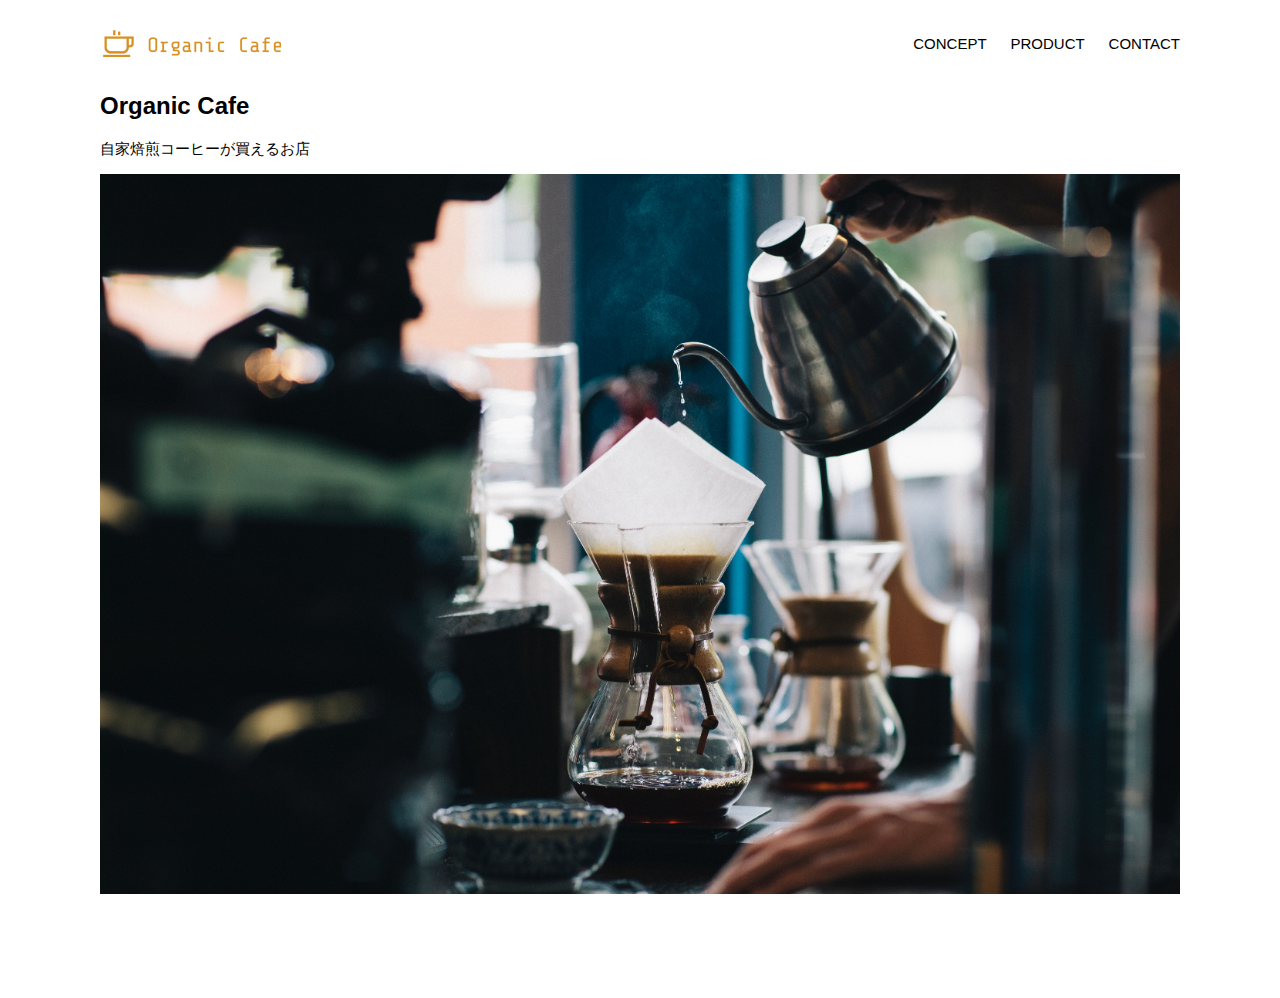
<file: kadai_013/index.html>
<!DOCTYPE html>
<html lang="ja">
<head>
    <title>Organic Cafe</title>
    <meta charset="UTF-8">
    <meta name="description" content="自家焙煎コーヒーが買えるお店">
    <meta name="viewport" content="width=device-width, initial-scale=1.0">
    <link rel="stylesheet" href="style.css">
</head>
<body>
  <!-- -------ヘッダー---------- -->
    <header>
         <!-- ----ロゴ---- -->
        <a href="index.html" id="logo"><img src="images/logo.png" alt="トップページに戻る"></a>
        <!-- -----PCナビ---- -->
        <nav id="nav-pc">
            <a href="index.html">CONCEPT</a>
            <a href="index.html">PRODUCT</a>
            <a href="index.html">CONTACT</a>
        </nav>
        <!-- ---メニューボタン -->
        <img id="menu-sp" src="images/button-menu.png" alt="ナビゲーションを開く" onclick="document.getElementById('nav-sp').style.display = 'block'">

        <!-- ----スマホナビ---- -->
        <nav id="nav-sp">
            <img id="close" src="images/button-close.png" alt="ナビゲーションを閉じる" onclick="document.getElementById('nav-sp').style.display = 'none'">
            <a id="logo-sp" href="index.html" onclick="document.getElementById('nav-sp').style.display = 'none'"><img src="images/logo-sp.png" alt="トップページに戻る"></a>
            <a class="menu" href="index.html#concept" onclick="document.getElementById('nav-sp').style.display = 'none'">CONCEPT</a>
            <a class="menu" href="index.html#concept" onclick="document.getElementById('nav-sp').style.display = 'none'">PRODUCT</a>
            <a class="menu" href="index.html#product" onclick="document.getElementById('nav-sp').style.display = 'none'">CONTACT</a>
        </nav>
    </header>
    <main>
        <!-- -----メインのタイトルと画像----- -->
        <div>
            <h2>Organic Cafe</h2>
            <p>自家焙煎コーヒーが買えるお店</p>
        </div>
        <img id="main-image" src="images/main-image.jpg" alt="コーヒーを淹れるところ">
    </main>
</body>
</html>
</file>
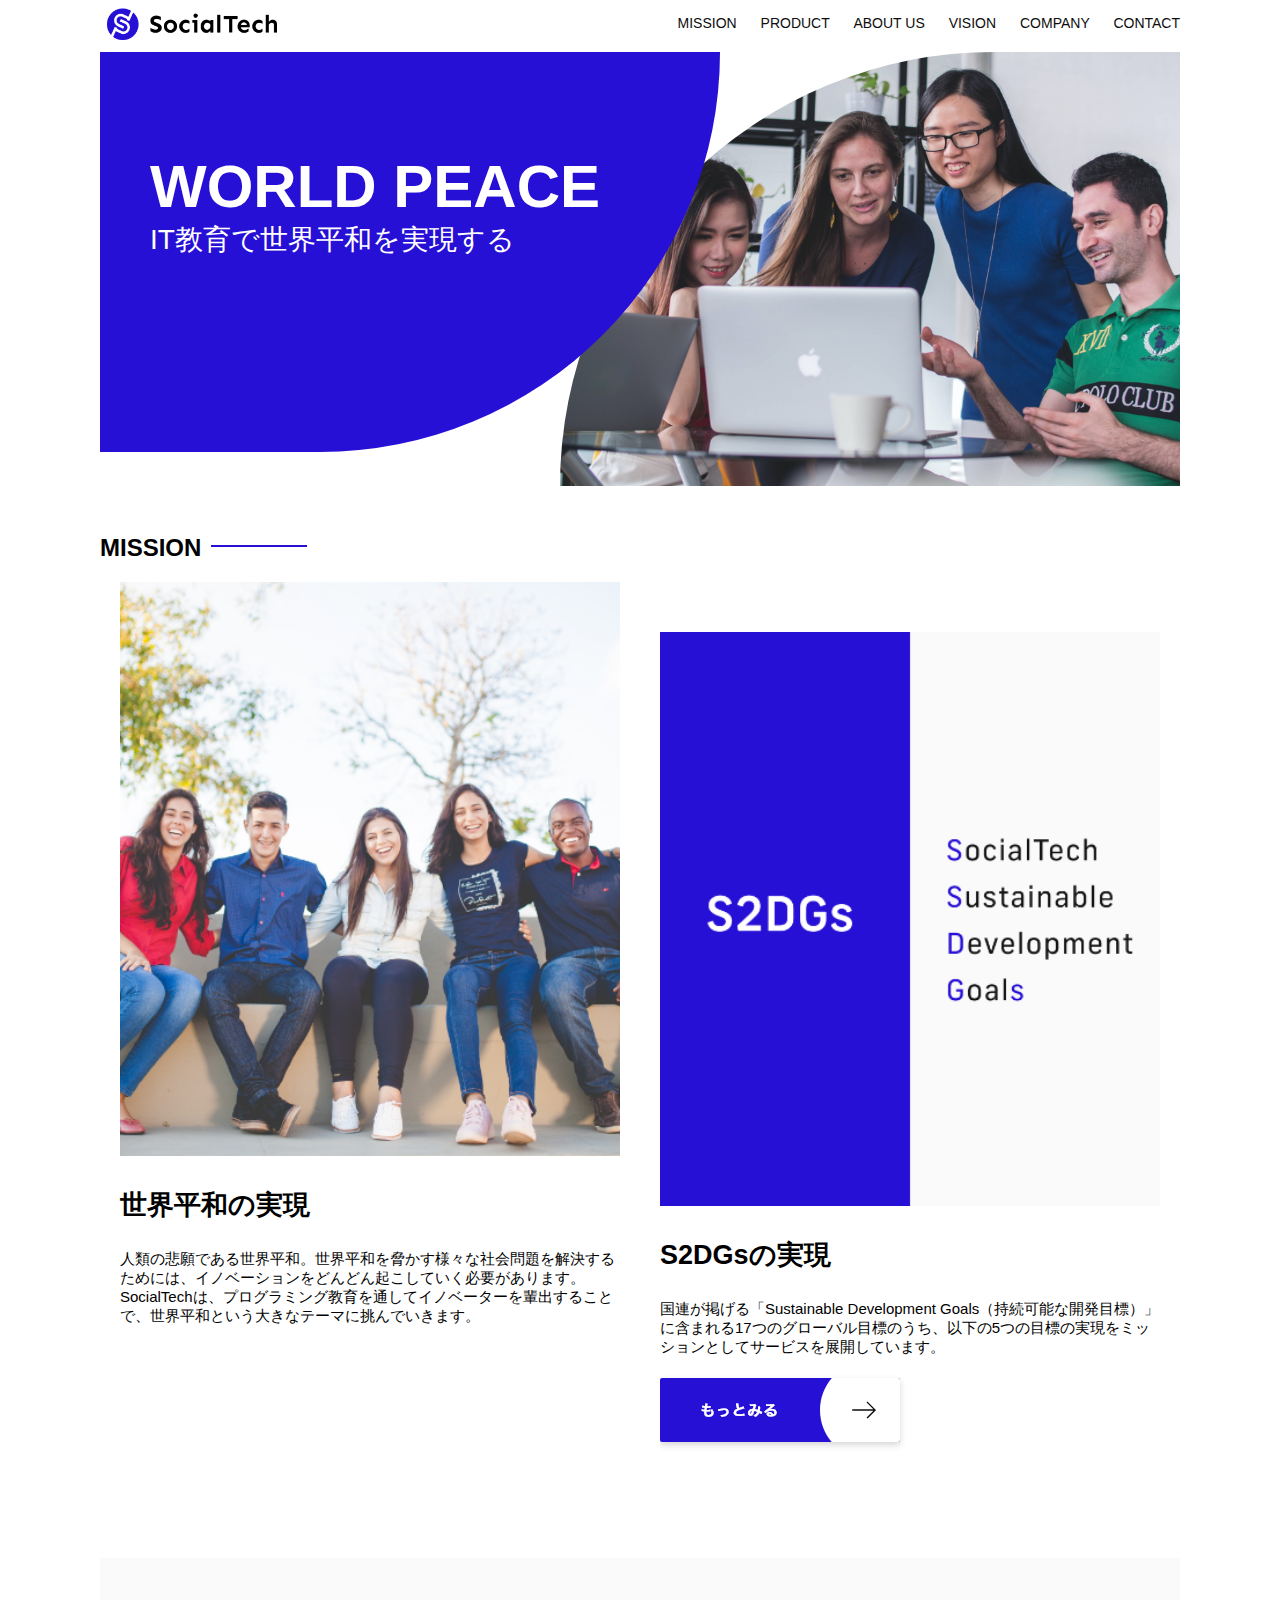
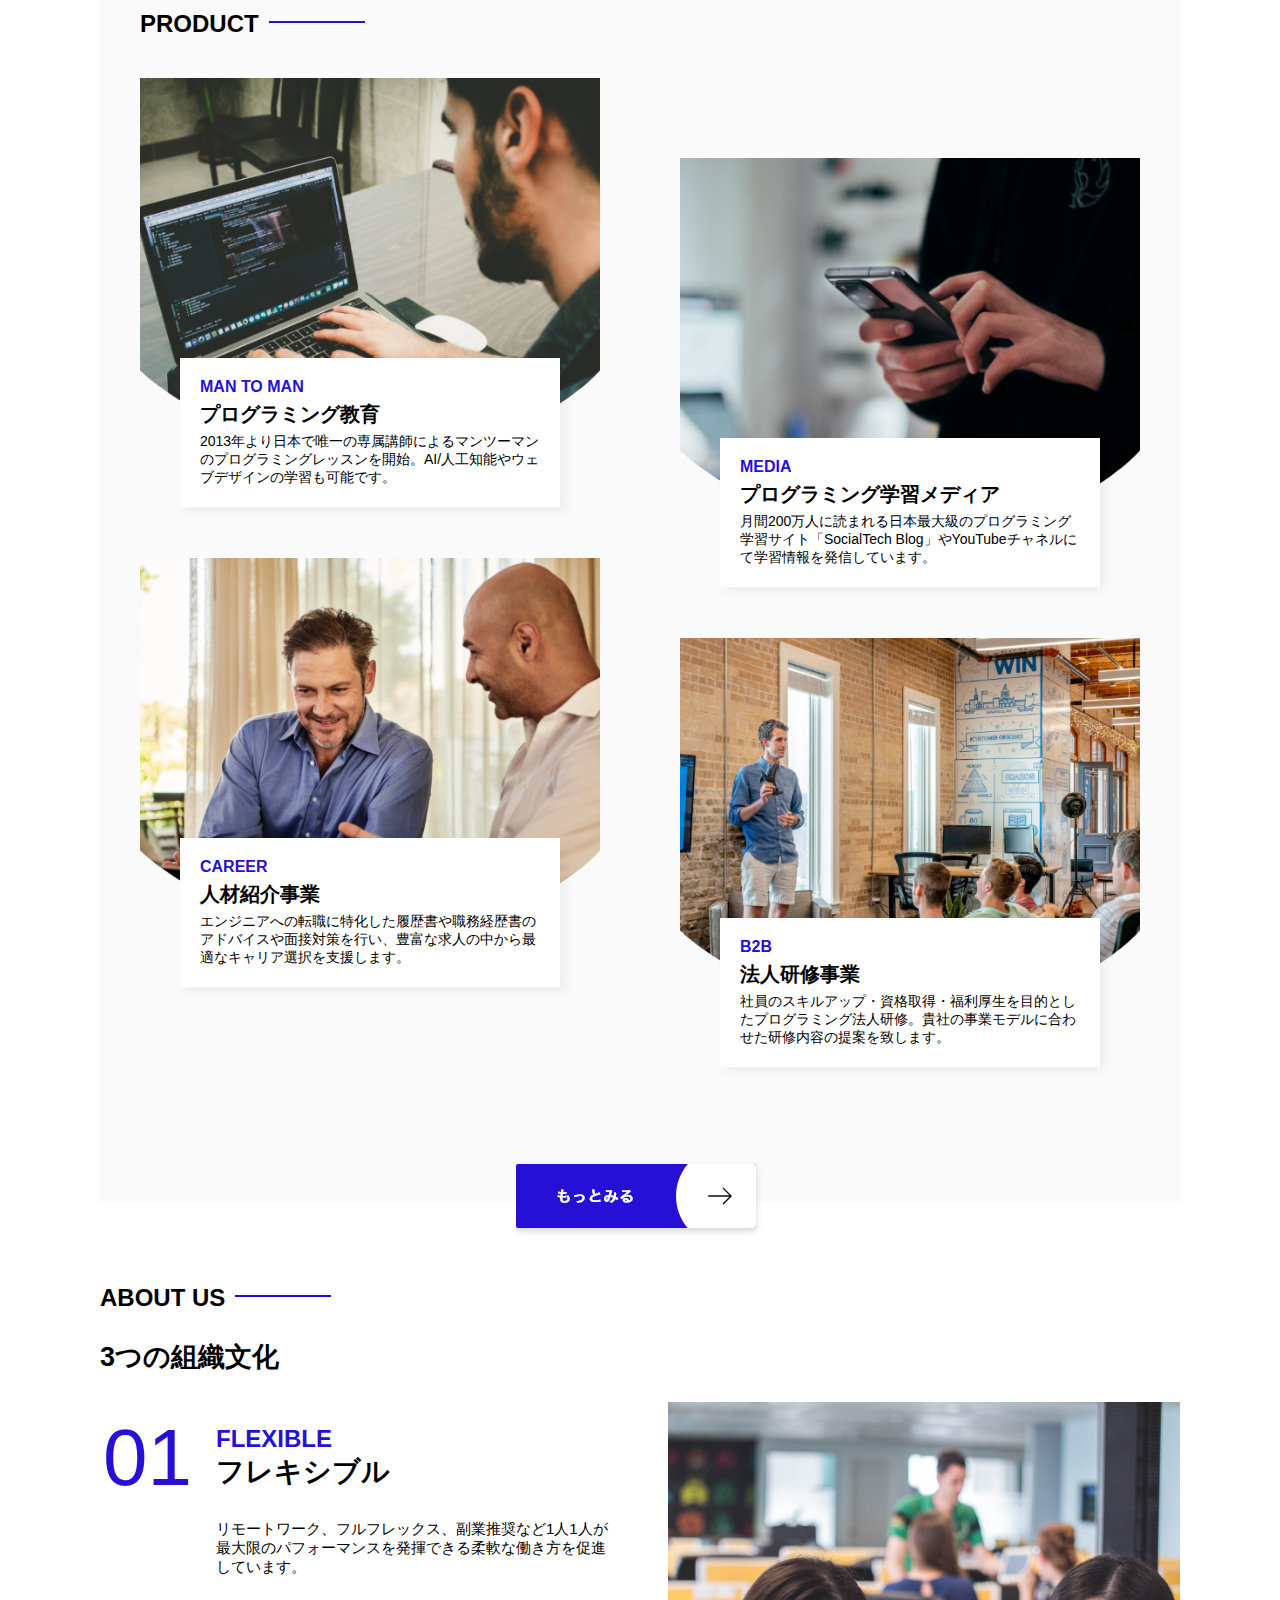
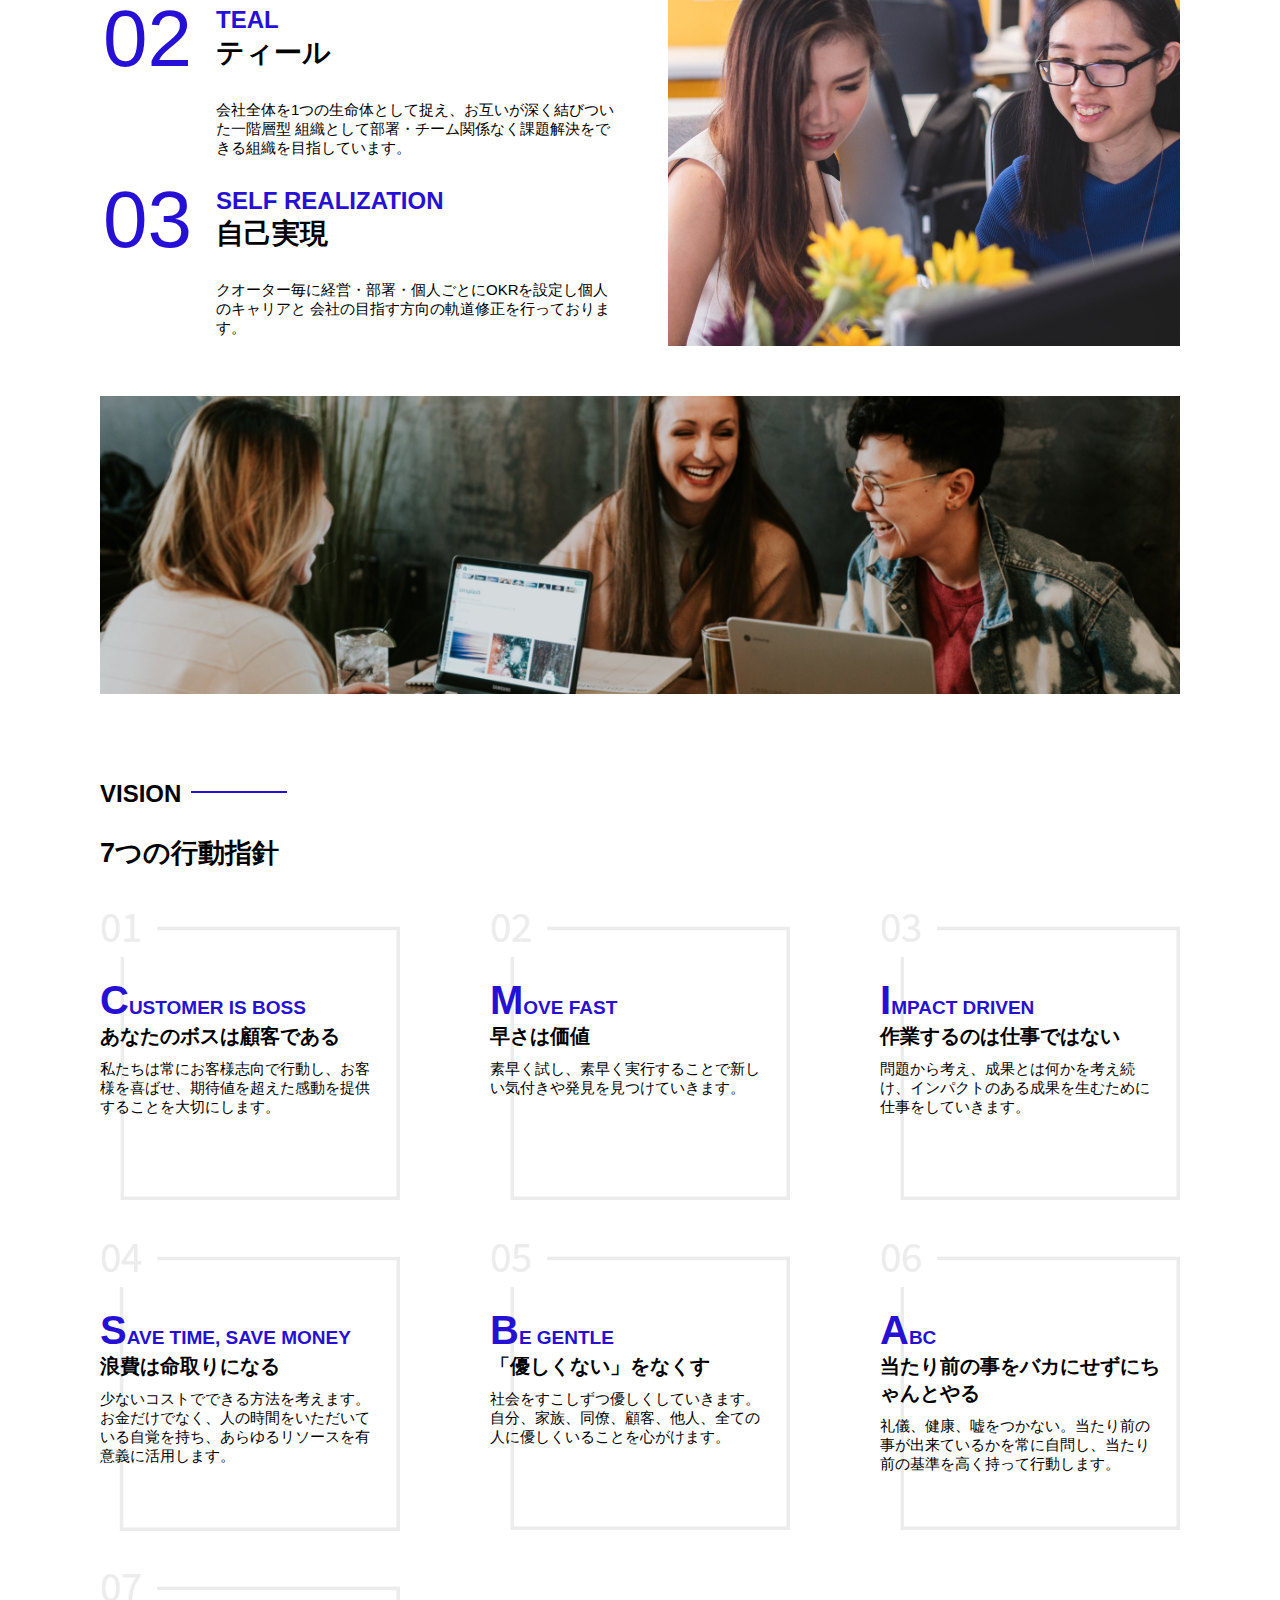
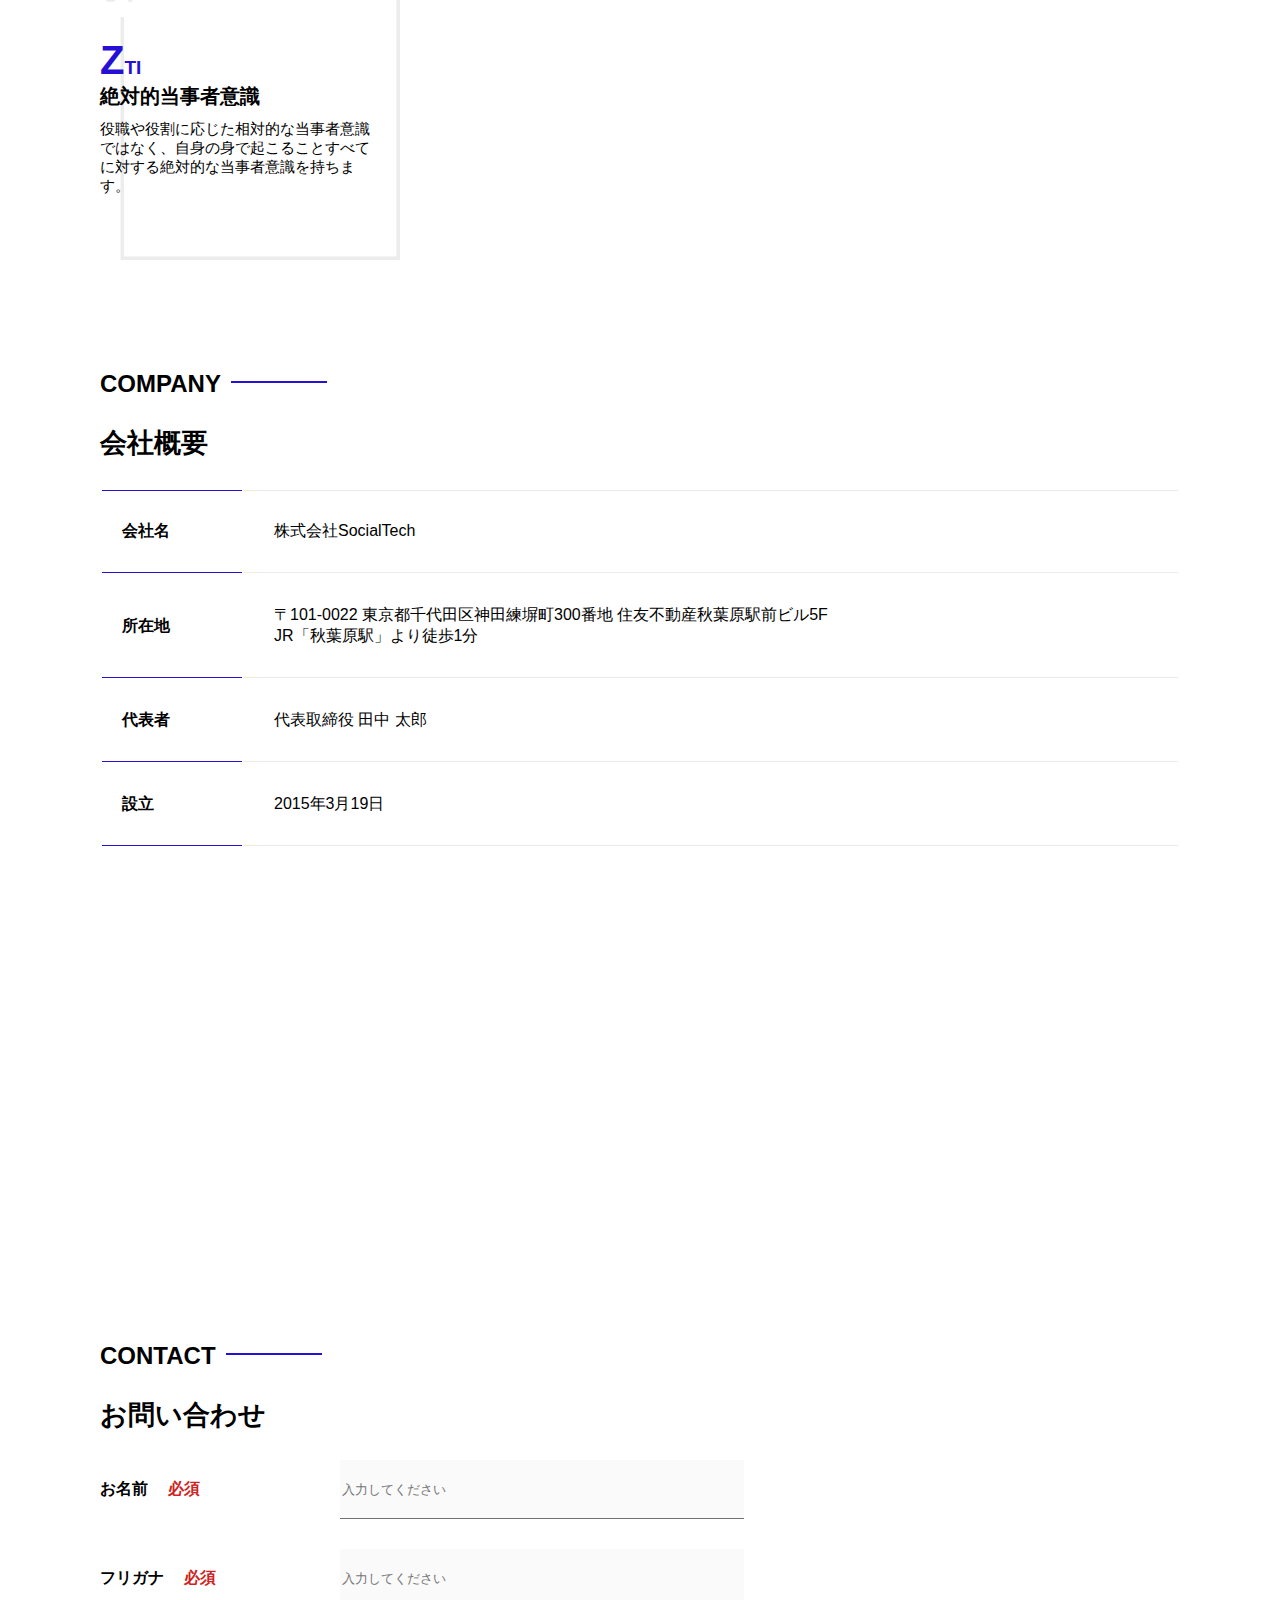
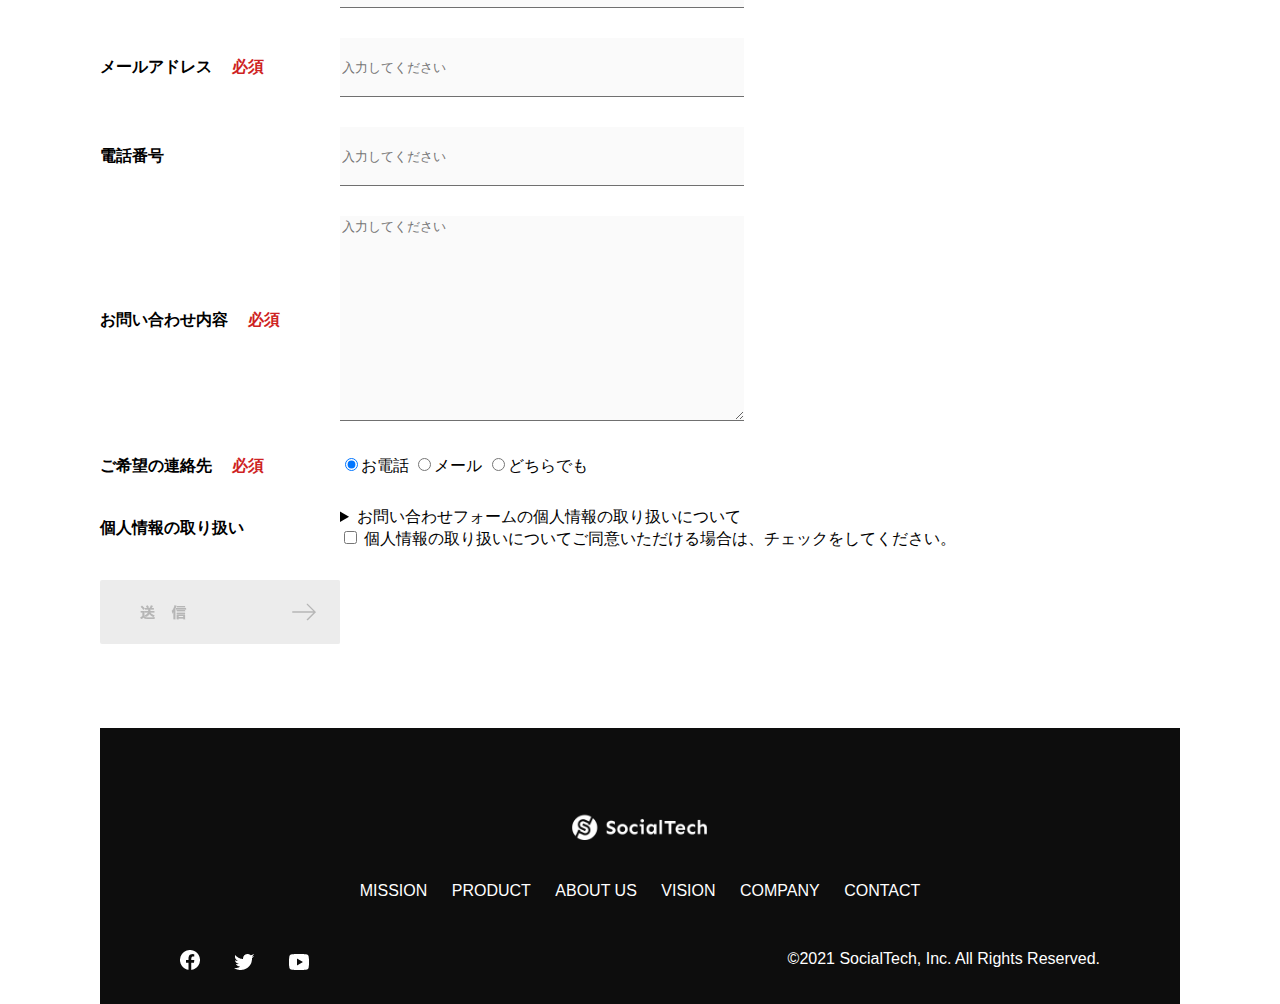
<file: kadai_tutorial_output/index.html>
<!DOCTYPE html>
<html>
    <head>
        <title>SocialTech</title>
         <meta charset="UTF-8">
         <meta name="description" content="SocialTechはEdTech業界のリーディングカンパニーを目指します。">
         <meta name="viewport" content="width=device-width, initial-scale=1.0">
         <link rel="stylesheet" href="style.css">
    </head>
    <body>
        <header>
            <a href="index.html" id="logo"><img src="images/logo.png" alt="トップページに戻る"></a>
            <nav id="nav-pc">
                <a href="mission.html">MISSION</a>
                <a href="product.html">PRODUCT</a>
                <a href="index.html#aboutus">ABOUT US</a>
                <a href="index.html#vision">VISION</a>
                <a href="index.html#company">COMPANY</a>
                <a href="index.html#contact">CONTACT</a>    
            </nav>
            <img id="menu-sp" src="images/button-menu.png" alt="ナビゲーションを開く" onclick="document.getElementById('nav-sp').style.display = 'block';">
            <nav id="nav-sp">
                <img id="close" src="images/button-close.png" alt="ナビゲーションを閉じる" onclick="document.getElementById('nav-sp').style.display = 'none'">
                <a id="logo-sp" href="index.html" onclick="document.getElementById('nav-sp').style.display = 'none'"><img src="images/logo-sp.png" alt="トップページに戻る"></a>
                <a class="menu" href="mission.html" onclick="document.getElementById('nav-sp').style.display = 'none'">MISSION</a>
                <a class="menu" href="product.html" onclick="document.getElementById('nav-sp').style.display = 'none'">PRODUCT</a>
                <a class="menu" href="index.html#aboutus" onclick="document.getElementById('nav-sp').style.display = 'none'">ABOUTUS</a>
                <a class="menu" href="index.html#vision" onclick="document.getElementById('nav-sp').style.display = 'none'">VISION</a>
                <a class="menu" href="index.html#company" onclick="document.getElementById('nav-sp').style.display = 'none'">COMPANY</a>
                <a class="menu" href="index.html#contact" onclick="document.getElementById('nav-sp').style.display = 'none'">CONTACT</a>
                <div id="sns">
                  <a href="https://www.facebook.com/sejuku2013"><img src="images/button-facebook.png" alt="Facebookのリンク"></a>
                  <a href="https://twitter.com/samuraijuku"><img src="images/button-twitter.png" alt="Twitterのリンク"></a>
                  <a href="https://www.youtube.com/channel/UCCFOQO5aDK0xXam4cUQXT8g"><img src="images/button-youtube.png" alt="YouTubeのリンク"></a>
                </div>
              </nav>
            </nav>
        </header>
        <main>
            <article>
                <section id="main-visual">
                    <div id="main-message">
                        <h1>WORLD PEACE</h1>
                        <p>IT教育で世界平和を実現する</p>
                    </div>
                    <img src="images/index/index-main.png" alt="PCの周りに集まる多国籍の仲間たち">
                </section>

                <section id="mission">
                    <h2 class="index-h2">MISSION</h2>
                    <div id="mission-flex">
                        <div>
                            <img id="mission-photo" src="images/index/index-mission.png" alt="屋外のベンチで写真を撮影する多国籍の仲間たち">
                            <h3>世界平和の実現</h3>
                            <p>人類の悲願である世界平和。世界平和を脅かす様々な社会問題を解決するためには、イノベーションをどんどん起こしていく必要があります。SocialTechは、プログラミング教育を通してイノベーターを輩出することで、世界平和という大きなテーマに挑んでいきます。</p>
                        </div>
                        <div>
                           <img id="s2dgs" src="images/index/s2dgs.png" alt="S2DGs">
                           <h3>S2DGsの実現</h3>
                           <p>国連が掲げる「Sustainable Development Goals（持続可能な開発目標）」に含まれる17つのグローバル目標のうち、以下の5つの目標の実現をミッションとしてサービスを展開しています。</p>
                           <a href="mission.html">
                             <img src="images/button-more.png" alt="もっとみる">
                           </a>
                        </div>
                    </div>
                </section>

                <section id="product">
                    <h2 class="index-h2">PRODUCT</h2>
                    <div>
                        <div id="product-left">
                            <div>
                                <img class="product-photo" src="images/index/index-mantoman.png" alt="PCでコードを書く男性">
                                <div class="product-explain">
                                    <span>MAN TO MAN</span>
                                    <h3>プログラミング教育</h3>
                                    <p>2013年より日本で唯一の専属講師によるマンツーマンのプログラミングレッスンを開始。AI/人工知能やウェブデザインの学習も可能です。</p>
                                </div>
                            </div>
                            <div>
                                <img class="product-photo" src="images/index/index-career.png" alt="笑顔で話し合う2人の男性">
                                <div class="product-explain">
                                    <span>CAREER</span>
                                    <h3>人材紹介事業</h3>
                                    <p>エンジニアへの転職に特化した履歴書や職務経歴書のアドバイスや面接対策を行い、豊富な求人の中から最適なキャリア選択を支援します。</p>
                                </div>
                            </div>
                        </div>
                        <div id="product-right">
                            <div>
                                <img class="product-photo" src="images/index/index-media.png" alt="スマートフォンを操作する人">
                                <div class="product-explain">
                                    <span>MEDIA</span>
                                    <h3>プログラミング学習メディア</h3>
                                    <p>月間200万人に読まれる日本最大級のプログラミング学習サイト「SocialTech Blog」やYouTubeチャネルにて学習情報を発信しています。</p>
                                </div>
                            </div>
                            <div>
                                <img class="product-photo" src="images/index/index-b2b.png" alt="講演中の男性とそれを聴く人々">
                                <div class="product-explain">
                                    <span>B2B</span>
                                    <h3>法人研修事業</h3>
                                    <p>社員のスキルアップ・資格取得・福利厚生を目的としたプログラミング法人研修。貴社の事業モデルに合わせた研修内容の提案を致します。</p>
                                </div>
                            </div>
                        </div>
                    </div>
                    <div>
                        <a id="product-more" href="product.html">
                            <img src="images/button-more.png" alt="もっとみる">
                        </a>
                    </div>
                </section>

                <section id="aboutus">
                    <h2 class=index-h2>ABOUT US</h2>
                    <h3>3つの組織文化</h3>
                    <div>
                        <table class="culture-table">  
                            <tr>
                                <td>
                                    <span class="culture-num">01</span>
                                </td>
                                <td>
                                    <span class="culture-en">FLEXIBLE</span>
                                    <span class="culture-jp">フレキシブル</span>
                                </td>
                            </tr>
                            <tr>
                                <td>

                                </td>
                                <td>
                                    <p class="culture-description">
                                        リモートワーク、フルフレックス、副業推奨など1人1人が最大限のパフォーマンスを発揮できる柔軟な働き方を促進しています。
                                    </p>
                                </td>
                            </tr>
                            <tr>
                                <td>
                                    <span class="culture-num">02</span>
                                </td>
                                <td>
                                    <span class="culture-en">TEAL</span>
                                    <span class="culture-jp">ティール</span>
                                </td>
                            </tr>
                            <tr>
                                <td>

                                </td>
                                <td>
                                    <p class="culture-description">
                                        会社全体を1つの生命体として捉え、お互いが深く結びついた一階層型 組織として部署・チーム関係なく課題解決をできる組織を目指しています。
                                    </p>
                                </td>
                            <tr>
                                <td>
                                    <span class="culture-num">03</span>
                                </td>
                                <td>
                                    <span class="culture-en">SELF REALIZATION</span>
                                    <span class="culture-jp">自己実現</span>
                                </td>
                            </tr>
                            <tr>
                                <td>

                                </td>
                                <td>
                                    <p class="culture-description">
                                        クオーター毎に経営・部署・個人ごとにOKRを設定し個人のキャリアと
                                        会社の目指す方向の軌道修正を行っております。
                                    </p>
                                </td>
                            </tr>
                        </table>
                         <img class="culture-img" src="images/index/index-aboutus1.png" alt="笑顔で話し合う2人の女性">
                    </div>
                     <img class="culture-img2" src="images/index/index-aboutus2.png" alt="笑顔で話し合う3人の男女">
                </section>

                <section id="vision">
                    <h2 class="index-h2">VISION</h2>
                    <h3>7つの行動指針</h3>
                    <div>
                        <div class="vision-box">
                            <img src="images/index/vision-01.png" alt="01">
                            <span>
                                <h4>CUSTOMER IS BOSS</h4>
                                <h5>あなたのボスは顧客である</h5>
                                <p>私たちは常にお客様志向で行動し、お客様を喜ばせ、期待値を超えた感動を提供することを大切にします。</p>
                            </span>
                        </div>
                        <div class="vision-box">
                            <img src="images/index/vision-02.png" alt="02">
                            <span>
                              <h4>MOVE FAST</h4>
                              <h5>早さは価値</h5>
                              <p>素早く試し、素早く実行することで新しい気付きや発見を見つけていきます。</p>
                            </span>
                        </div>
                        <div class="vision-box">
                            <img src="images/index/vision-03.png" alt="03">
                            <span>
                              <h4>IMPACT DRIVEN</h4>
                              <h5>作業するのは仕事ではない</h5>
                              <p>問題から考え、成果とは何かを考え続け、インパクトのある成果を生むために仕事をしていきます。</p>
                            </span>
                        </div>
                        <div class="vision-box">
                            <img src="images/index/vision-04.png" alt="04">
                            <span>
                              <h4>SAVE TIME, SAVE MONEY</h4>
                              <h5>浪費は命取りになる</h5>
                              <p>少ないコストでできる方法を考えます。お金だけでなく、人の時間をいただいている自覚を持ち、あらゆるリソースを有意義に活用します。</p>
                            </span>
                        </div>
                        <div class="vision-box">
                            <img src="images/index/vision-05.png" alt="05">
                            <span>
                              <h4>BE GENTLE</h4>
                              <h5>「優しくない」をなくす</h5>
                              <p>社会をすこしずつ優しくしていきます。自分、家族、同僚、顧客、他人、全ての人に優しくいることを心がけます。</p>
                           </span>
                        </div>
                        <div class="vision-box">
                            <img src="images/index/vision-06.png" alt="06">
                            <span>
                              <h4>ABC</h4>
                              <h5>当たり前の事をバカにせずにちゃんとやる</h5>
                              <p>礼儀、健康、嘘をつかない。当たり前の事が出来ているかを常に自問し、当たり前の基準を高く持って行動します。</p>
                            </span>
                        </div>
                        <div class="vision-box">
                            <img src="images/index/vision-07.png" alt="07">
                            <span>
                              <h4>ZTI</h4>
                              <h5>絶対的当事者意識</h5>
                              <p>役職や役割に応じた相対的な当事者意識ではなく、自身の身で起こることすべてに対する絶対的な当事者意識を持ちます。</p>
                            </span>
                        </div>
                    </div>
                </section>

                <section id="cases">
                    <h2 class="index-h2">CASES</h2>
                    <ul>
                        <li class="case-card">
                            <img class="case-img" src="images/index/case-1.png" alt="仲良く語り合う3人">
                            <div class="case-info">
                                <h4 class="case-name">○○○○株式会社様</h4>
                                <p class="case-content">新規プロジェクトでのIT人材サポート</p>
                            </div>
                        </li>
                        <li class="case-card">
                            <img class="case-img" src="images/index/case-2.png" alt="PCでコンテンツを見る">
                            <div class="case-info">
                                <h4 class="case-name">合弁会社△△△△様</h4>
                                <p class="case-content">新卒研修での個人学習コンテンツの活用</p>
                            </div>
                        </li>
                        <li class="case-card">
                            <img class="case-img" src="images/index/case-3.png" alt="社内研修中の会議室">
                            <div class="case-info">
                                <h4 class="case-name">●●●●工業様</h4>
                                <p class="case-content">新規導入アプリケーションの利用促進、定期社内研修の実施</p>
                            </div>
                        </li>
                    <ul>
                </section>

                <section id="company">
                    <h2 class="index-h2">COMPANY</h2>
                    <h3>会社概要</h3>
                    <table id="company-table">
                        <tr>
                            <th class="tableheader-first">会社名</th>
                            <td class="cell-first">株式会社SocialTech</td>
                        </tr>
                        <tr>
                            <th class="tableheader">所在地</th>
                            <td class="cell">〒101-0022 東京都千代田区神田練塀町300番地 住友不動産秋葉原駅前ビル5F<br>JR「秋葉原駅」より徒歩1分</td>
                        </tr>
                        <tr>
                            <th class="tableheader">代表者</th>
                            <td class="cell">代表取締役 田中 太郎</td>
                        </tr>
                        <tr>
                            <th class="tableheader">設立</th>
                            <td class="cell">2015年3月19日</td>
                        </tr>
                    </table>
                    <iframe src=
                        "https://www.google.com/maps/embed?pb=!1m18!1m12!1m3!1d810.0172024584679!2d139.7740088696417!3d35.6999242873766!2m3!1f0!2f0!3f0!3m2!1i1024!2i768!4f13.1!3m3!1m2!1s0x60188fee13660e23%3A0x77137876edf742ac!2z5L2P5Y-L5LiN5YuV55Sj56eL6JGJ5Y6f6aeF5YmN44OT44Or!5e0!3m2!1sja!2sjp!4v1713104305577!5m2!1sja!2sjp" width="600" height="450" style="border:0;" allowfullscreen="" loading="lazy" referrerpolicy="no-referrer-when-downgrade">
                    </iframe>
                </iframe>
                </section>

                <section id="contact">
                    <h2 class="index-h2">CONTACT</h2>
                    <h3>お問い合わせ</h3>
                    <form>
                        <div>
                            <div class="contact-heading">
                              <label class="contact-label">お名前<span class="contact-span">必須</span></label>
                            </div>
                            <div>
                              <input type="text" name="name" placeholder="入力してください" class="contact-textbox">
                            </div>
                        </div>
                        <div>
                            <div class="contact-heading">
                              <label class="contact-label">フリガナ<span class="contact-span">必須</span></label>
                            </div>
                            <div>
                              <input type="text" name="hurigana" placeholder="入力してください" class="contact-textbox">
                            </div>
                        </div>
                        <div>
                            <div class="contact-heading">
                                <label class="contact-label">メールアドレス<span class="contact-span">必須</span></label>
                            </div>
                            <div>
                                <input type="text" name="email" placeholder="入力してください" class="contact-textbox">
                            </div>
                        </div>
                        <div>
                            <div class="contact-heading">
                                <label class="contact-label">電話番号</label>
                            </div>
                            <div>
                              <input type="text" name="tel" placeholder="入力してください" class="contact-textbox">
                            </div>
                        </div>
                        <div>
                            <div class="contact-heading">
                              <label class="contact-label">お問い合わせ内容<span class="contact-span">必須</span></label>
                            </div>
                            <div>
                                <textarea class="contact-textarea " placeholder="入力してください" name="message"></textarea>
                            </div>
                        </div>
                        <div>
                            <div class="contact-heading">
                                <label class="contact-label">ご希望の連絡先<span class="contact-span">必須</span></label>
                            </div>
                            <div>
                                <input class="radiobutton" type="radio" value="tel" name="contact" checked><label>お電話</label>
                                <input class="radiobutton" type="radio" value="tel" name="contact"><label>メール</label>
                                <input class="radiobutton" type="radio" value="tel" name="contact"><label>どちらでも</label>
                            </div>
                        </div>
                        <div>
                            <div class="contact-heading">
                                <label class="contact-label">個人情報の取り扱い</label> 
                            </div>
                            <div>
                                <details>
                                    <summary>お問い合わせフォームの個人情報の取り扱いについて</summary>
                                    <div>
                                      <span>１．組織の名称又は氏名</span><br>
                                      株式会社SocialTech<br><br>
                                      <span>２．個人情報保護管理者（若しくはその代理人）の氏名又は職名、所属及び連絡先
                                      鈴木 一郎 コーポレート部</span><br>
                                      メールアドレス：samurai@example.com<br>
                                      TEL：03-1234-5678<br>
                                      <span>３．個人情報の利用目的</span><br>
                                      ・本サービス及び本サービスに関連する情報の提供又はそれらに関する連絡のため<br>
                                      ・ユーザーの本人確認のため<br>
                                      ・当社サービスのご案内のため<br>
                                      ・当社の商品等の広告または宣伝（電子メールによるものを含むものとします。）<br><br>
                                      <span>４．個人情報の取り扱い業務の委託</span><br>
                                      個人情報の取扱業務の全部または一部を外部に業務委託する場合があります。<br>
                                      その際、弊社は、個人情報を適切に保護できる管理体制を敷き実行していることを条件として<br>
                                      委託先を厳選したうえで、機密保持契約を委託先と締結し、お客様の個人情報を厳密に管理させます。<br><br>
                                      <span>５．個人情報の開示等の請求</span><br>
                                      お客様は、弊社に対してご自身の個人情報の開示等（利用目的の通知、開示、内容の訂正・追加・削除、利用の停止または消去、第三者への提供の停止）に関して、当社問合わせ窓口に申し出ることができます。<br>
                                      その際、弊社はお客様ご本人を確認させていただいたうえで、合理的な期間内に対応いたします。<br><br>
                                      なお、個人情報に関する弊社問合わせ先は、次の通りです。<br><br>
                                      株式会社SocialTech　個人情報問合せ窓口<br>
                                      〒101-0022 東京都千代田区神田練塀町300番地 住友不動産秋葉原駅前ビル5F<br>
                                      メールアドレス：samurai@example.com　TEL：03-1234-5678<br><br>
                                      <span>６．個人情報を提供されることの任意性について</span><br><br>
                                      お客様がご自身の個人情報を弊社に提供されるか否かは、お客様のご判断によりますが、もしご提供されない場合には、適切なサービスが提供できない場合がありますので予めご了承ください。
                                    </div>
                                </details>
                                <input type="checkbox" name="agree">
                                <span>個人情報の取り扱いについてご同意いただける場合は、チェックをしてください。</span>
                            </div>
                        </div>
                        <input type="image" src="images/button-submit.png" alt="送信する">
                    </form>
                </section>
            </article>
            <footer>
                <div id="footer-logo">
                    <img src="images/logo-sp.png" alt="SocialTech">
                </div>
                <div id="footer-link">
                    <a href="mission.html">MISSION</a>
                    <a href="product.html">PRODUCT</a>
                    <a href="index.html#aboutus">ABOUT US</a>
                    <a href="index.html#vision">VISION</a>
                    <a href="index.html#company">COMPANY</a>
                    <a href="index.html#contact">CONTACT</a>
                </div>
                <div id="sns-footer">
                    <a href="https://www.facebook.com/sejuku2013"><img src="images/button-facebook.png" alt="Facebookのリンク"></a>
                    <a href="https://twitter.com/samuraijuku"><img src="images/button-twitter.png" alt="Twitterのリンク"></a>
                    <a href="https://www.youtube.com/channel/UCCFOQO5aDK0xXam4cUQXT8g"><img src="images/button-youtube.png" alt="YouTubeのリンク"></a>
                     <span id="copyright">&copy;2021 SocialTech, Inc. All Rights Reserved.</span>
                </div>
            </footer>
        </main>
    </body>
</html>
</file>
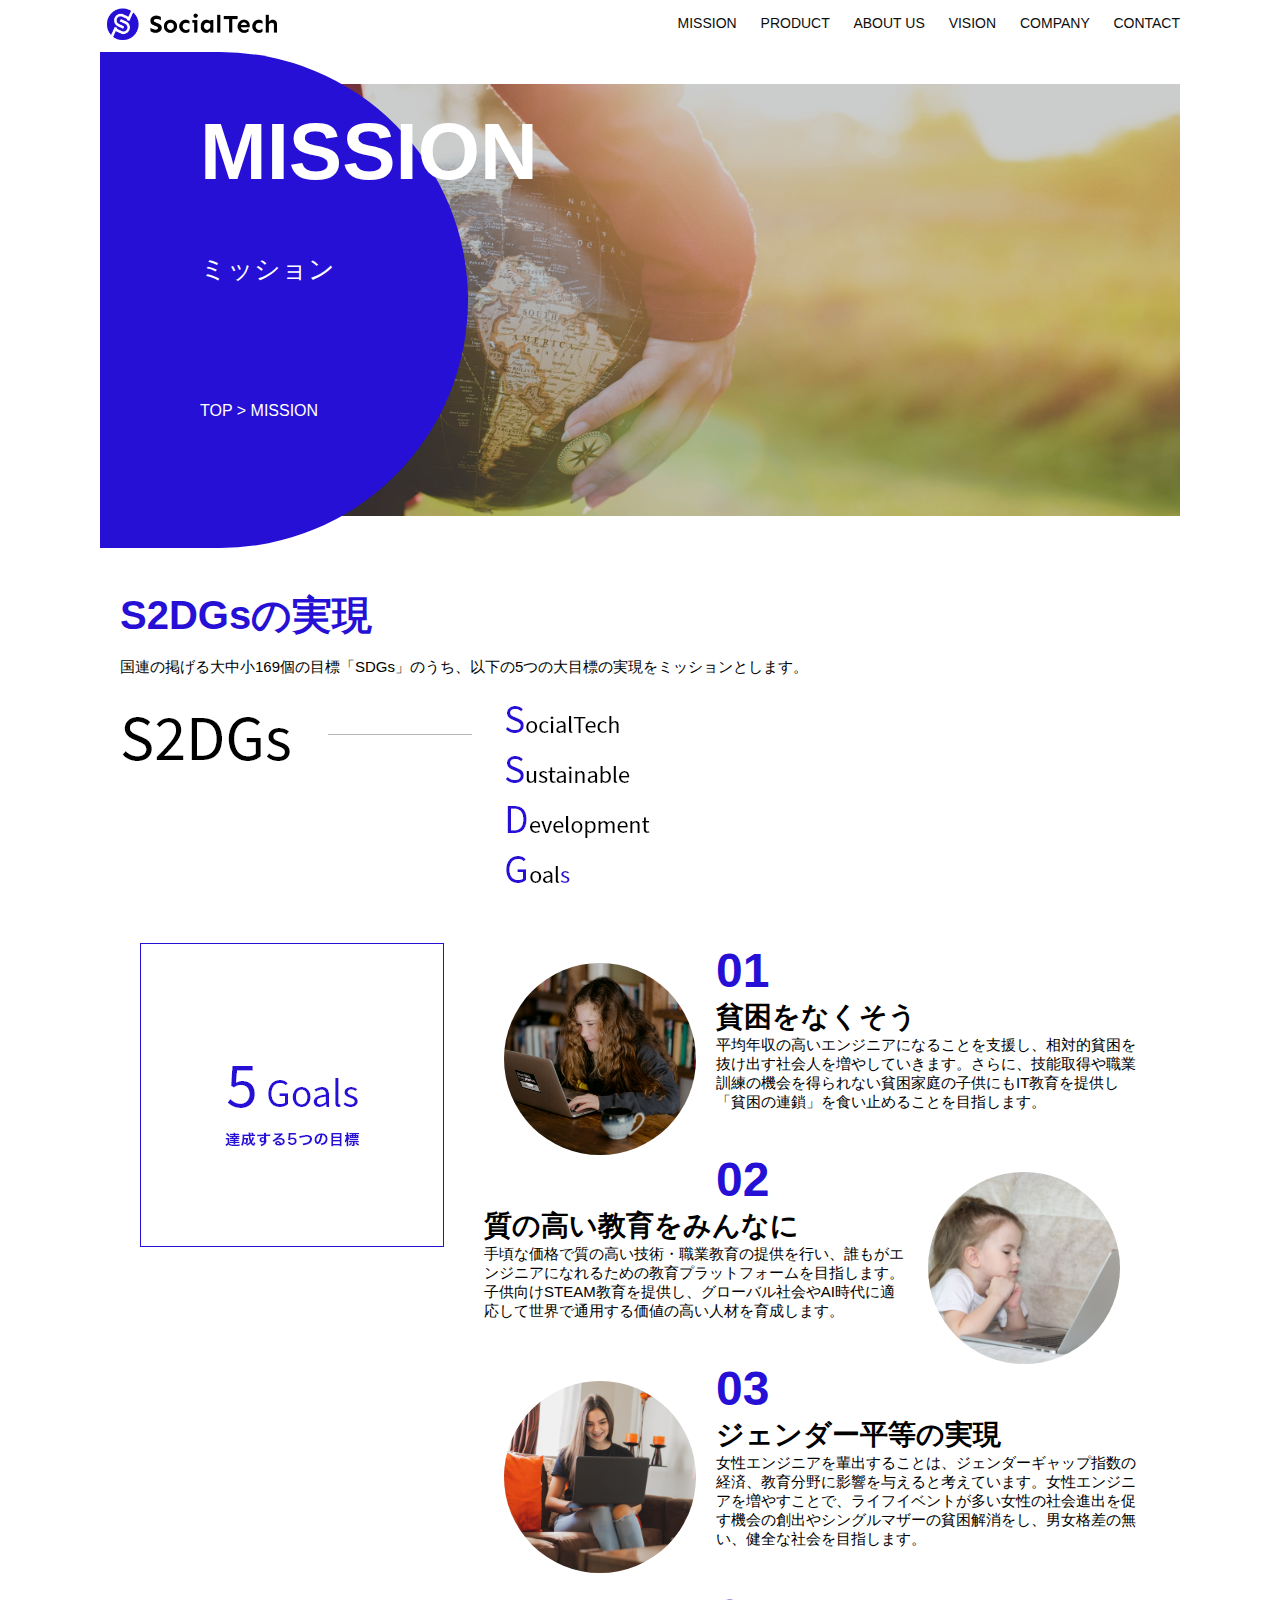
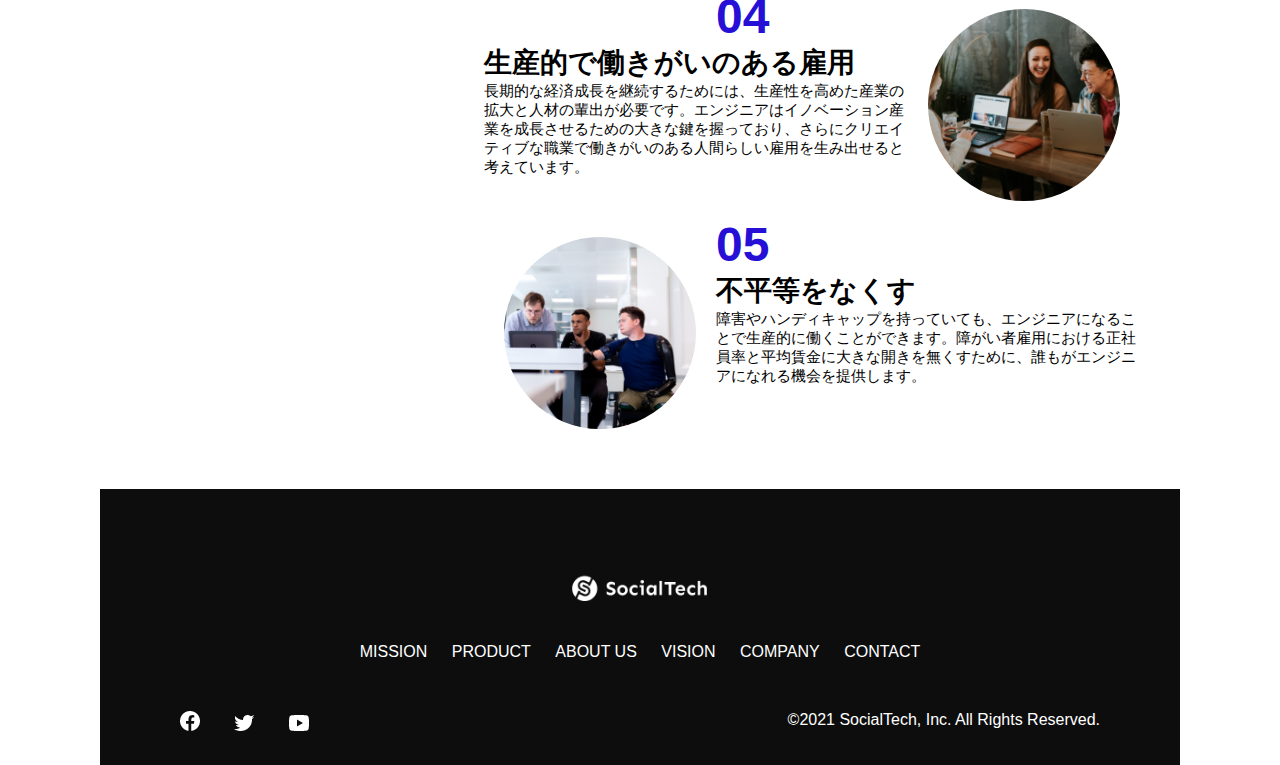
<file: kadai_tutorial_output/mission.html>
<!DOCTYPE html>
<html>
  <head>
    <title>SocialTech - MISSION ミッション -</title>
    <meta name="description" content="SocialTechが目指す5つの目標（S2DGs）を紹介します">
    <meta name="viewport" content="width=device-width, initial-scale=1.0">
    <meta charset="UTF-8">
    <link rel="stylesheet" href="style.css">
  </head>
  <body>
    <header>
      <a href="index.html" id="logo"><img src="images/logo.png" alt="トップページに戻る"></a>

      <nav id="nav-pc">
        <a href="mission.html">MISSION</a>
        <a href="product.html">PRODUCT</a>
        <a href="index.html#aboutus">ABOUT US</a>
        <a href="index.html#vision">VISION</a>
        <a href="index.html#company">COMPANY</a>
        <a href="index.html#contact">CONTACT</a>
      </nav>

      <img id="menu-sp" src="images/button-menu.png" alt="ナビゲーションを開く" onclick="document.getElementById('nav-sp').style.display = 'block'">

      <nav id="nav-sp">
        <img id="close" src="images/button-close.png" alt="ナビゲーションを閉じる" onclick="document.getElementById('nav-sp').style.display = 'none'">
        <a id="logo-sp" href="index.html" onclick="document.getElementById('nav-sp').style.display = 'none'"><img src="images/logo-sp.png" alt="トップページに戻る"></a>
          
          <a class="menu" href="mission.html" onclick="document.getElementById('nav-sp').style.display = 'none'">MISSION</a>
          <a class="menu" href="product.html" onclick="document.getElementById('nav-sp').style.display = 'none'">PRODUCT</a>
          <a class="menu" href="index.html#aboutus.html" onclick="document.getElementById('nav-sp').style.display = 'none'">ABOUT US</a>
          <a class="menu" href="index.html#vision" onclick="document.getElementById('nav-sp').style.display = 'none'">VISION</a>
          <a class="menu" href="index.html#company" onclick="document.getElementById('nav-sp').style.display = 'none'">COMPANY</a>
          <a class="menu" href="index.html#contact" onclick="document.getElementById('nav-sp').style.display = 'none'">CONTACT</a>
            <div id="sns">
              <a href="https://www.facebook.com/sejuku2013"><img src="images/button-facebook.png" alt="Facebookのリンク"></a>
              <a href="https://twitter.com/samuraijuku"><img src="images/button-facebook.png" alt="Twitterのリンク"></a>
              <a href="https://www.youtube.com/channel/UCCFOQO5aDK0xXam4cUQXT8g"><img src="images/button-facebook.png" alt="YouTubeのリンク"></a>
            </div>
      </nav>
    </header>
    <main>
      <article>
        <section id="mission-main">
          <div id="mission-title">
            <h1>MISSION</h1>
            <span>ミッション</span>
            <div>TOP > MISSION</div>
          </div>
        </section>
        <section id="mission-s2dgs">
          <h2 class="mission-h2">S2DGsの実現</h2>
          <p>国連の掲げる大中小169個の目標「SDGs」のうち、以下の5つの大目標の実現をミッションとします。</p>
          <img src="images/mission/mission-s2dgs.png" alt="S2DGs">
        </section>
        <section id="mission-5goals">
          <div>
            <img id="s2dgs-image" src="images/mission/mission-5goals.png" alt="5Goals">
          </div>
          <div>
            <div>
              <img class="fivegoals-image-left" src="images/mission/mission-5goals01.png" alt="PCを操作する女の子">
              <span class="fivegoals-number">01</span>
              <h3 class="fivegoals-h3">貧困をなくそう</h3>
              <p class="fivegoals-p">
                平均年収の高いエンジニアになることを支援し、相対的貧困を抜け出す社会人を増やしていきます。さらに、技能取得や職業訓練の機会を得られない貧困家庭の子供にもIT教育を提供し「貧困の連鎖」を食い止めることを目指します。
              </p>
            </div>
            <div>
              <img class="fivegoals-image-right" src="images/mission/mission-5goals02.png" alt="PCを見つめる小さい女の子">
              <span class="fivegoals-number">02</span>
              <h3 class="fivegoals-h3">質の高い教育をみんなに</h3>
              <p class="fivegoals-p">
                 手頃な価格で質の高い技術・職業教育の提供を行い、誰もがエンジニアになれるための教育プラットフォームを目指します。子供向けSTEAM教育を提供し、グローバル社会やAI時代に適応して世界で通用する価値の高い人材を育成します。
              </p>
            </div>
            <div>
              <img class="fivegoals-image-left" src="images/mission/mission-5goals03.png" alt="PCを操作する女性">
              <span class="fivegoals-number">03</span>
              <h3 class="fivegoals-h3">ジェンダー平等の実現</h3>
              <p class="fivegoals-p">
                女性エンジニアを輩出することは、ジェンダーギャップ指数の経済、教育分野に影響を与えると考えています。女性エンジニアを増やすことで、ライフイベントが多い女性の社会進出を促す機会の創出やシングルマザーの貧困解消をし、男女格差の無い、健全な社会を目指します。
              </p>
            </div>
            <div>
              <img class="fivegoals-image-right" src="images/mission/mission-5goals04.png" alt="笑顔で話し合う3人の男女">
              <span class="fivegoals-number">04</span>
              <h3 class="fivegoals-h3">生産的で働きがいのある雇用</h3>
              <p class="fivegoals-p">
                長期的な経済成長を継続するためには、生産性を高めた産業の拡大と人材の輩出が必要です。エンジニアはイノベーション産業を成長させるための大きな鍵を握っており、さらにクリエイティブな職業で働きがいのある人間らしい雇用を生み出せると考えています。
              </p>
            </div>
            <div>
              <img class="fivegoals-image-left" src="images/mission/mission-5goals05.png" alt="障害を持つ男性が生き生きと働く様子">
              <span class="fivegoals-number">05</span>
              <h3 class="fivegoals-h3">不平等をなくす</h3>
              <p class="fivegoals-p">
                障害やハンディキャップを持っていても、エンジニアになることで生産的に働くことができます。障がい者雇用における正社員率と平均賃金に大きな開きを無くすために、誰もがエンジニアになれる機会を提供します。
              </p>
            </div>
          </div>
        </section>
      </article>
      <footer>
        <div id="footer-logo">
          <img src="images/logo-sp.png" alt="SocialTech">
        </div>
        <div id="footer-link">
          <a href="mission.html">MISSION</a>
          <a href="product.html">PRODUCT</a>
          <a href="index.html#aboutus">ABOUT US</a>
          <a href="index.html#vision">VISION</a>
          <a href="index.html#company">COMPANY</a>
          <a href="index.html#contact">CONTACT</a>
        </div>
        <div id="sns-footer">
          <a href="https://www.facebook.com/sejuku2013"><img src="images/button-facebook.png" alt="Facebookのリンク"></a>
          <a href="https://twitter.com/samuraijuku"><img src="images/button-twitter.png" alt="Twitterのリンク"></a>
          <a href="https://www.youtube.com/channel/UCCFOQO5aDK0xXam4cUQXT8g"><img src="images/button-youtube.png" alt="YouTubeのリンク"></a>
          <span id="copyright">&copy;2021 SocialTech, Inc. All Rights Reserved. </span>
        </div>
      </footer>
    </main>
  </body>
</html>
</file>
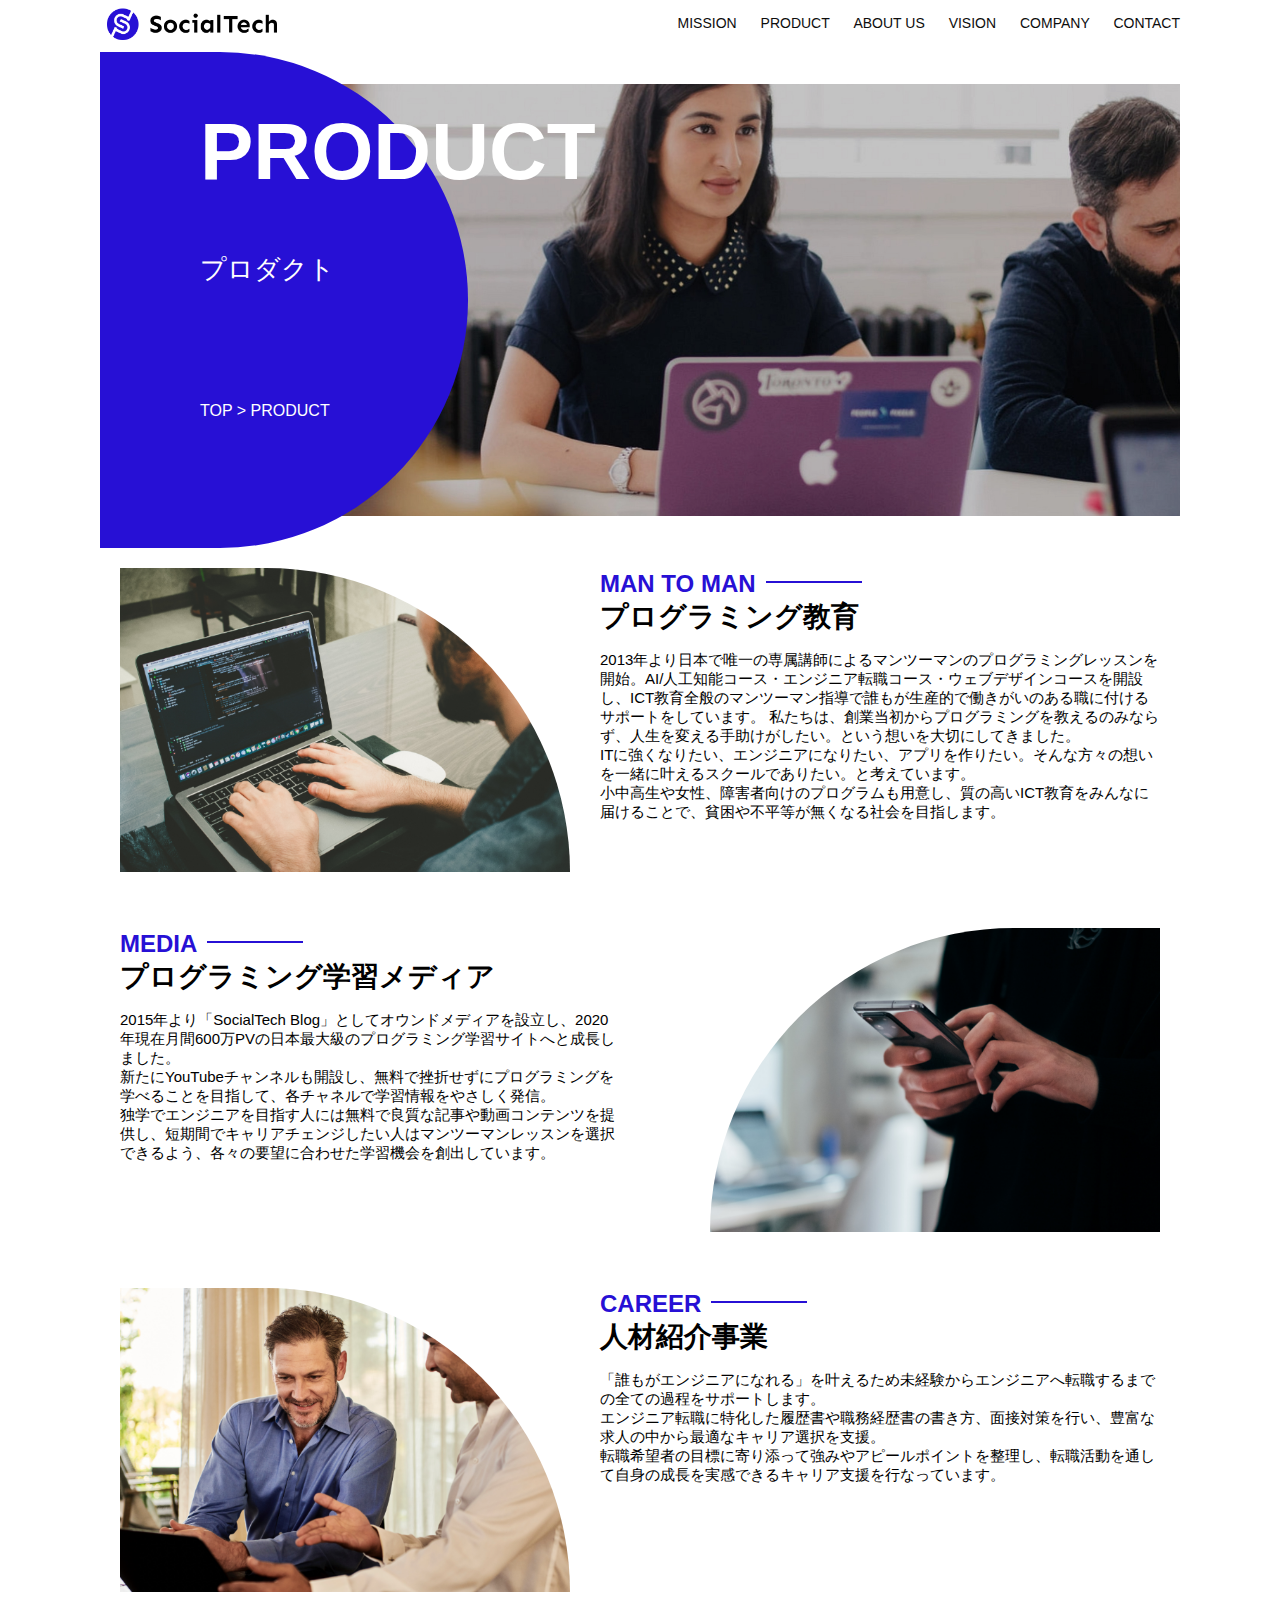
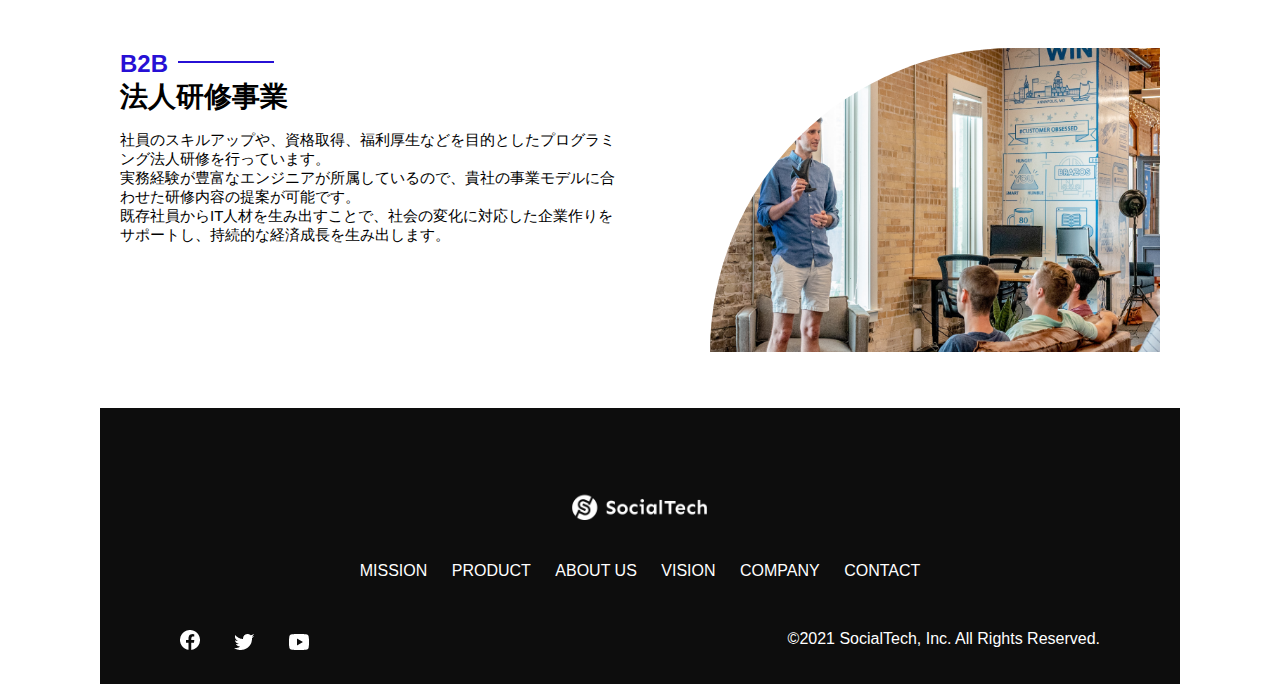
<file: kadai_tutorial_output/product.html>
<!DOCTYPE html>
<html>
  <head>
    <title>SocialTech -PRODUCT プロダクト-</title>
    <meta charset="UTF-8" />
    <meta name="description" content="SocialTechの4つのプロダクトを紹介します">
    <meta name="viewport" content="width=device-width,initial-scale=1.0">
    <link rel="stylesheet" href="style.css" />
  </head>
  <body>
    <header>
        <a href="index.html" id="logo"><img src="images/logo.png" alt="トップページに戻る"></a>

        <nav id="nav-pc">
            <a href="mission.html">MISSION</a>
            <a href="product.html">PRODUCT</a>
            <a href="index.html#aboutus">ABOUT US</a>
            <a href="index.html#vision">VISION</a>
            <a href="index.html#company">COMPANY</a>
            <a href="index.html#contact">CONTACT</a>
        </nav>

        <img id="menu-sp" src="images/button-menu.png" alt="ナビゲーションを開く" onclick="document.getElementById('nav-sp').style.display = 'block'">
            
        <nav id="nav-sp">
            <img id="close" src="images/button-close.png" alt="ナビゲーションを閉じる" onclick="document.getElementById('nav-sp').style.display = 'none'">
            <a id="logo-sp" href="index.html" onclick="document.getElementById('nav-sp').style.display = 'none'"><img src="images/logo-sp.png" alt="トップページに戻る"></a>
            <a class="menu" href="mission.html" onclick="document.getElementById('nav-sp').style.display = 'none'">MISSION</a>
            <a class="menu" href="product.html" onclick="document.getElementById('nav-sp').style.display = 'none'">PRODUCT</a>
            <a class="menu" href="index.html#aboutus" onclick="document.getElementById('nav-sp').style.display = 'none'">ABOUT US</a>
            <a class="menu" href="index.html#vision" onclick="document.getElementById('nav-sp').style.display = 'none'">VISION</a>
            <a class="menu" href="index.html#company" onclick="document.getElementById('nav-sp').style.display = 'none'">COMPANY</a>
            <a class="menu" href="index.html#contact" onclick="document.getElementById('nav-sp').style.display = 'none'">CONTACT</a>

            <div id="sns">
                <a href="https://www.facebook.com/sejuku2013"><img src="images/button-facebook.png" alt="Facebookのリンク"></a>
                <a href="https://twitter.com/samuraijuku"><img src="images/button-twitter.png" alt="Twitterのリンク"></a>
                <a href="https://www.youtube.com/channel/UCCFOQO5aDK0xXam4cUQXT8g"><img src="images/button-youtube.png" alt="YouTubeのリンク"></a>
            </div>
        </nav>
    </header>
    <main>
        <article>
            <section id="product-main">
                <div id="product-title">
                    <h1>PRODUCT</h1>
                    <span>プロダクト</span>
                    <div>TOP > PRODUCT</div>
                </div>
            </section>
            <section class="product-section1">
                <img src="images/product/product-mantoman.png" alt="PCでコードを書く男性">
                <div>
                    <h2 class="product-h2">MAN TO MAN</h2>
                    <h3 class="product-h3">プログラミング教育</h3>
                    <p>
                        2013年より日本で唯一の専属講師によるマンツーマンのプログラミングレッスンを開始。AI/人工知能コース・エンジニア転職コース・ウェブデザインコースを開設し、ICT教育全般のマンツーマン指導で誰もが生産的で働きがいのある職に付けるサポートをしています。
                        私たちは、創業当初からプログラミングを教えるのみならず、人生を変える手助けがしたい。という想いを大切にしてきました。<br>
                        ITに強くなりたい、エンジニアになりたい、アプリを作りたい。そんな方々の想いを一緒に叶えるスクールでありたい。と考えています。<br>
                        小中高生や女性、障害者向けのプログラムも用意し、質の高いICT教育をみんなに届けることで、貧困や不平等が無くなる社会を目指します。
                    </p>
                </div>
            </section>
            <section class="product-section2">
                <div>
                    <h2 class="product-h2">MEDIA</h2>
                    <h3 class="product-h3">プログラミング学習メディア</h3>
                    <p>
                        2015年より「SocialTech Blog」としてオウンドメディアを設立し、2020年現在月間600万PVの日本最大級のプログラミング学習サイトへと成長しました。<br>
                        新たにYouTubeチャンネルも開設し、無料で挫折せずにプログラミングを学べることを目指して、各チャネルで学習情報をやさしく発信。<br>
                        独学でエンジニアを目指す人には無料で良質な記事や動画コンテンツを提供し、短期間でキャリアチェンジしたい人はマンツーマンレッスンを選択できるよう、各々の要望に合わせた学習機会を創出しています。
                    </p>
                </div>
                <img src="images/product/product-media.png" alt="スマートフォンを操作する人">
              </section>
              <section class="product-section1">
                <img src="images/product/product-career.png" alt="笑顔で話し合う2人の男性">
                <div>
                    <h2 class="product-h2">CAREER</h2>
                    <h3 class="product-h3">人材紹介事業</h3>
                    <p>
                       「誰もがエンジニアになれる」を叶えるため未経験からエンジニアへ転職するまでの全ての過程をサポートします。<br>
                       エンジニア転職に特化した履歴書や職務経歴書の書き方、面接対策を行い、豊富な求人の中から最適なキャリア選択を支援。<br>
                       転職希望者の目標に寄り添って強みやアピールポイントを整理し、転職活動を通して自身の成長を実感できるキャリア支援を行なっています。<br>
                    </p>
                </div>
              </section>
              <section class="product-section2">
                <div>
                    <h2 class="product-h2">B2B</h2>
                    <h3 class="product-h3">法人研修事業</h3>
                    <p>
                        社員のスキルアップや、資格取得、福利厚生などを目的としたプログラミング法人研修を行っています。<br>
                        実務経験が豊富なエンジニアが所属しているので、貴社の事業モデルに合わせた研修内容の提案が可能です。<br>
                        既存社員からIT人材を生み出すことで、社会の変化に対応した企業作りをサポートし、持続的な経済成長を生み出します。
                    </p>
                </div>
                <img src="images/product/product-b2b.png" alt="講演中の男性とそれを聴く人々">
              </section>
        </article>
    </main>
    <footer>
        <div id="footer-logo">
            <img src="images/logo-sp.png" alt="SocialTech">
        </div>
        <div id="footer-link">
            <a href="mission.html">MISSION</a>
            <a href="product.html">PRODUCT</a>
            <a href="index.html#aboutus">ABOUT US</a>
            <a href="index.html#vision">VISION</a>
            <a href="index.html#company">COMPANY</a>
            <a href="index.html#contact">CONTACT</a>
        </div>
        <div id="sns-footer">
            <a href="https://www.facebook.com/sejuku2013"><img src="images/button-facebook.png" alt="Facebookのリンク"></a>
            <a href="https://twitter.com/samuraijuku"><img src="images/button-twitter.png" alt="Twitterのリンク"></a>
            <a href="https://www.youtube.com/channel/UCCFOQO5aDK0xXam4cUQXT8g"><img src="images/button-youtube.png" alt="YouTubeのリンク"></a>
            <span id="copyright">&copy;2021 SocialTech, Inc. All Rights Reserved. </span>
        </div>
    </footer>
  </body>
</html>
</file>
<file: kadai_013/style.css>
/* ---------PC、スマホ共通------ */
body {
    font-family: "Source Sans Pro", "Hiragino Kaku Gothic ProN", Meiryo, Arial,sans-serif;
}

p {
    font-size: 15px;
}

/* ------------------PCスタイル------------------ */
@media screen and (min-width: 768px) {
    /* -----PC全体スタイル----- */
    body {
        max-width: 1080px;
        min-width: 980px;
        margin: 20px auto 100px auto
    }
    /* -----メイン画像スタイル----- */
    #main-image {
        height: 100%;
        width: 100%;
        max-width: 1080px;
    }
        /* -----ヘッダー----- */
    header {
        display: flex;
        justify-content: space-between;
    }
        /* -----PCナビ----- */
    #nav-pc {
        font-size: 15px;
        padding-top: 15px;
    }
    #nav-pc > a {
        text-decoration: none;
        margin-left: 20px;
        margin-top: 200px;
        color: black;
    }
    #nav-pc > a:link {
        color: black;
    }
    #nav-pc > a:visited {
        color: orange;
    }
    #nav-pc > a:hover {
        color: red;
    }
    #nav-pc > a:active {
        color: green;
    }
    #nav-sp,#menu-sp {
        display: none;
    }
}

/* ------------------スマホスタイル------------------ */
@media screen and (max-width: 767px) {
    /* -----スマホ全体スタイル----- */
    body {
        min-width: 375px;
        margin: 0;
    }
    /* -----メイン画像スタイル----- */
    #main-image {
        height: 100%;
         width: 100%;
         min-width: 375px;
    }
     /* -----PCナビ----- */
    #nav-pc {
        display: none;
    }
    #menu-sp {
        float: right;
        padding: 0;
    }
    #nav-sp {
        background-color: #ce933e;
        position:absolute;
        left: 0;
        top: 0;
        height: 100%;
        width: 100%;
        display: none;
        z-index: 100;
    }
    #close {
        position: absolute;
        top: 20px;
        right: 20px;
    }
    #logo-sp {
        margin: 80px 0px 30px 20px;
    }

    #nav-sp > a {
        display: block;
    }

    #nav-sp > a:link {
        color: #ffffff;
    }
    #nav-sp > a:visited{
        color: #ffffff;
    }
    #nav-sp > a:hover {
        color: #ffffff;
        text-decoration:underline;
    }
    #nav-sp > a:active {
        color: #ffffff;
    }
    #nav-sp > .menu {
        text-decoration: none;
        display: block;
        margin: auto 20px;
        height: 44px;
        font-size: 16px;
        background-image: url("images/arrow.png");
        background-repeat: no-repeat;
        background-position: right top;
    }
}
</file>
<file: kadai_tutorial_output/style.css>
/* ----------PC、スマホ共通--------------- */
body {
  font-family: "Source Sans Pro", "Hiragino Kaku Gothic ProN", Meiryo, Arial,
    sans-serif;
}

p {
  font-size: 15px;
}

/* ---------PCスタイル-------- */
@media screen and (min-width: 768px) {
    /* どこかでcaseの作成があって、作成した。本来いらないので、非表示 */
    #cases {
      display: none;
    }

  body {
    max-width: 1080px;
    min-width: 900px;
    margin: 0 auto 0 auto;
  }
  /* ----ヘッダー--- */
  header {
    display: flex;
    justify-content: space-between;
  }
  /* ----PC-ナビ--- */
  #nav-pc {
    font-size: 14px;
    padding-top: 15px;
  }
  #nav-pc > a {
    text-decoration: none;
    margin-left: 20px;
  }
  #nav-pc > a:link {
    color: #0d0d0d;
  }
  #nav-pc > a:visited {
    color: #0d0d0d;
  }
  #nav-pc > a:hover {
    color: #0d0d0d;
    text-decoration: underline;
  }
  #nav-pc > a:active {
    color: #0d0d0d;
  }

  /* --スマホ用ナビを非表示-- */
  #nav-sp,
  #menu-sp {
    display: none;
  }

  /* LLLLLLLLLメイン画像LLLLLLLLLLLLL */
  #main-visual {
    position: relative;
    height: 400px;
  }
  #main-message {
    position: absolute;
    top: 0px;
    left: 0px;
    background-color: #2710d5;
    color: #ffffff;
    border-radius: 0 0 476px 0;
    max-width: 620px;
    width: 100%;
    height: 100%;
    z-index: 11;
  }
  #main-message > h1 {
    font-size: 60px;
    font-weight: bold;
    margin: 100px 0px 0px 50px;
  }
  #main-message > p {
    font-size: 28px;
    margin: 0 0 0 50px;
  }
  #main-visual > img {
    max-width: 620px;
    border-radius: 476px 0 0 0;
    position: absolute;
    top: 0;
    right: 0;
    z-index: 10;
  }

  /* kkkkkkkkkk見出しkkkkkkkkkkkkkkkkk */
  h2 {
    margin: 40px 0 0 0;
  }
  h2::after {
    content: url(images/line.png);
    margin-left: 10px;
  }
  h3 {
    font-size: 27px;
    /* kkkkkkkkkkミッションkkkkkkkkkkkkkkkkk */
  }
  #mission {
    margin: 80px auto;
    width: 100%;
  }
  #mission-flex {
    width: 100%;
    display: flex;
  }
  #mission-flex > div {
    width: 50%;
    margin: 20px;
  }
  #mission-photo {
    width: 100%;
  }
  #s2dgs {
    margin-top: 50px;
    width: 100%;
  }

  /* kkkkkkkkkkプロダクトkkkkkkkkkkkkkkkkk */
  #product {
    background-color: #fafafa;
    margin: 80px 0 80px 0;
    padding: 10px 40px 0px 40px;
  }

  #product > div {
    margin-top: 40px;
    display: flex;
  }

  #product-left {
    width: 50%;
    margin-right: 20px;
  }

  #product-right {
    width: 50%;
    margin-left: 20px;
    margin-top: 80px;
  }

  #product-left > div {
    position: relative;
    height: 480px;
    margin-right: 20px;
  }
  #product-right > div {
    position: relative;
    height: 480px;
    margin-left: 20px;
  }
  .product-photo {
    width: 100%;
  }
  .product-explain {
    background-color: #ffffff;
    position: absolute;
    left: 0;
    top: 280px;
    margin: 0 40px 0 40px;
    padding: 20px;
    box-shadow: 5px 5px 10px rgba(0, 0, 0, 0.05);
  }
  .product-explain > span {
    color: #2710d5;
    font-weight: bold;
    font-size: 16px;
    margin: 0;
  }
  .product-explain > h3 {
    font-size: 20px;
    margin: 5px 0 5px 0;
  }
  .product-explain > p {
    font-size: 14px;
    margin: 0;
  }
  #product-more {
    margin: 0 auto -42px auto;
  }

  /* mmmmmmmmmmmmmmmmmmaboutusmmmmmmmmmmmmmmmmmmmmmm */
  #aboutus {
    margin: 80px auto 80px auto;
  }
  #aboutus > div {
    display: flex;
  }
  .culture-img {
    width: 100%;
    align-self: flex-start;
  }
  .culture-img2 {
    margin-top: 50px;
    width: 100%;
  }
  .culture-table {
    margin-right: 50px;
  }
  .culture-num {
    font-size: 80px;
    color: #2710d5;
    margin: 0 20px 0 0;
  }
  .culture-en {
    color: #2710d5;
    font-weight: bold;
    font-size: 24px;
    display: block;
  }
  .culture-jp {
    font-size: 28px;
    font-weight: bold;
  }
  .culture-description {
    margin: 0;
  }

  /* mmmmmmmmmmmmmmmmmmvisionmmmmmmmmmmmmmmmmmmmmmm */

  #vision {
    margin: 80px auto 80px auto;
  }
  #vision > div {
    width: 100%;
    height: auto;
    display: flex;
    justify-content: space-between;
    flex-wrap: wrap;
  }
  .vision-box {
    width: 300px;
    height: 300px;
    margin-bottom: 30px;
    position: relative;
  }
  .vision-box > img {
    width: 100%;
    height: auto;
    position: absolute;
    top: 0;
    left: 0;
    z-index: 30;
  }
  .vision-box > span {
    position: absolute;
    top: 0;
    left: 0;
    z-index: 31;
    margin-right: 20px;
  }
  .vision-box > span > h4 {
    color: #2710d5;
    font-size: 19px;
    margin: 80px 0 0 0;
  }
  .vision-box > span > h4::first-letter {
    font-size: 40px;
  }
  .vision-box > span > h5 {
    font-size: 20px;
    margin: 0 0 0 0;
  }
  .vision-box > span > p {
    margin: 10px 0 0 0;
  }

  /* mmmmmmmmmmmmmmmmmmcompanymmmmmmmmmmmmmmmmmmmmmm */
  #company {
    margin: 80px auto 80px auto;
  }
  #company-table {
    width: 100%;
  }
  .tableheader {
    text-align: left;
    padding: 20px;
    border-bottom-color: #2710d5;
    border-bottom-width: 1px;
    border-bottom-style: solid;
    width: 100px;
  }
  .tableheader-first {
    text-align: left;
    padding: 20px;
    border-bottom-color: #2710d5;
    border-bottom-width: 1px;
    border-bottom-style: solid;
    width: 100px;
    border-top-color: #2710d5;
    border-top-width: 1px;
    border-top-style: solid;
  }
  .cell {
    padding: 30px;
    border-bottom-color: #ececec;
    border-bottom-width: 1px;
    border-bottom-style: solid;
  }
  .cell-first {
    padding: 30px;
    border-bottom-color: #ececec;
    border-bottom-width: 1px;
    border-bottom-style: solid;
    border-top-color: #ececec;
    border-top-width: 1px;
    border-top-style: solid;
  }
  #company > iframe {
    width: 100%;
    height: 368px;
    margin-top: 40px;
  }

  /* mmmmmmmmmmmmmmmmmmcontactmmmmmmmmmmmmmmmmmmmmmm */

  #contact {
    margin: 80px auto 80px auto;
  }
  #contact > form > div {
    display: flex;
    flex-direction: row;
    flex-wrap: wrap;
    padding-bottom: 30px;
  }
  .contact-heading {
    width: 240px;
    align-self: center;
  }
  .contact-label {
    font-weight: bold;
  }
  .contact-span {
    color: #ce2222;
    margin: 0 0 0 20px;
    font-weight: bold;
  }
  .contact-textbox {
    border-top: 0;
    border-left: 0;
    border-right: 0;
    border-bottom-width: 1px;
    border-bottom-color: #707070;
    border-bottom-style: solid;
    background-color: #fafafa;
    width: 400px;
    height: 56px;
  }
  .contact-textarea {
    border-top: 0;
    border-left: 0;
    border-right: 0;
    border-bottom-width: 1px;
    border-bottom-color: #707070;
    border-bottom-style: solid;
    background-color: #fafafa;
    width: 400px;
    height: 200px;
  }
  details {
    width: 700px;
  }
  details > div {
    background-color: #fafafa;
    padding: 20px;
  }
  details > div > span {
    font-weight: bold;
  }

  /* mmmmmmmmmmmmmmmmmmfootermmmmmmmmmmmmmmmmmmmmmm */

  footer {
    background-color: #0d0d0d;
    text-align: center;
    padding: 80px 80px 30px 80px;
  }
  #footer-logo {
    margin-bottom: 30px;
  }
  #footer-link {
    margin-bottom: 50px;
  }
  #footer-link > a {
    text-decoration: none;
    margin: 10px;
  }
  #footer-link > a:link {
    color: #ffffff;
  }
  #footer-link > a:visited {
    color: #ffffff;
  }
  #footer-link > a:hover {
    color: #ffffff;
    text-decoration: underline;
  }
  #footer-link > a:active {
    color: #ffffff;
  }
  #sns-footer {
    text-align: left;
    width: 100%;
  }
  #sns-footer > a {
    margin-right: 30px;
  }
  #copyright {
    color: #ffffff;
    float: right;
  }

  /* PC-mission.html用スタイル */
  #mission-main {
    height: 496px;
    width: 100%;
    background-image: url("images/mission/mission-main.png");
    background-repeat: no-repeat;
    background-position-y: center;
  }
  #mission-title {
    background-color: #2710d5;
    width: 368px;
    color: #ffffff;
    height: 496px;
    border-radius: 0 248px 248px 0;
    position: relative;
  }
  #mission-title > h1 {
    position: absolute;
    top: 0;
    left: 100px;
    font-size: 80px;
  }
  #mission-title > span {
    position: absolute;
    top: 200px;
    left: 100px;
    font-size: 26px;
  }
  #mission-title > div {
    position: absolute;
    top: 350px;
    left: 100px;
    font-size: 16px;
  }
  #mission-s2dgs {
    width: 100%;
    margin: 20px;
  }
  .mission-h2 {
    color: #2710d5;
    font-size: 40px;
  }
  .mission-h2::after {
    content: none;
  }
  #mission-5goals {
    margin: 20px;
    display: flex;
  }
  #mission-5goals > div {
    flex-grow: 1;
    padding: 20px;
  }
  #mission-5goals > div > div {
    margin-bottom: 40px;
  }
  .fivegoals-image-right {
    float: right;
    margin: 20px;
  }
  .fivegoals-image-left {
    float: left;
    margin: 20px;
}
.fivegoals-number {
  color: #2710d5;
  font-size: 48px;
  font-weight: bold;
  margin: 0;
}

.fivegoals-h3 {
  font-size: 28px;
  margin: 0;
}
.fivegoals-p {
  margin: 0;
}

  /* ----PC-product.html用スタイル---- */
  #product-main {
    height: 496px;
    width: 100%;
    background-image: url("images/product/product-main.png");
    background-repeat: no-repeat;
    background-position-y: center;
  }
  #product-title {
    background-color: #2710d5;
    width: 368px;
    color: #ffffff;
    height: 496px;
    border-radius: 0 248px 248px 0;
    position: relative;
  }
  #product-title > h1 {
    position: absolute;
    top: 0;
    left: 100px;
    font-size: 80px;
  }
  #product-title > span {
    position: absolute;
    top: 200px;
    left: 100px;
    font-size: 26px;
  }
  #product-title > div {
    position: absolute;
    top: 350px;
    left: 100px;
    font-size: 16px;
  }
  .product-section1 {
    position: relative;
    margin: 20px;
    height: 340px;
  }
  .product-section1 > img {
    position: absolute;
    top: 0;
    left: 0;
    width: 450px;
    margin: 0 40px 30px 0;
    border-radius: 0 432px 0 0;
  }
  .product-section1 > div {
    position: absolute;
    top: 0;
    left: 480px;
  }
  .product-section2 {
    position: relative;
    margin: 20px;
    height: 340px;
  }
  .product-section2 > img {
    position: absolute;
    top: 0;
    right: 0;
    width: 450px;
    margin: 0 0 30px 40px;
    border-radius: 432px 0 0 0;
  }
  .product-section2 > div {
    width: 500px;
    position: absolute;
    top: 0;
    left: 0;
  }
  .product-h2 {
    color: #2710d5;
    font-size: 24px;
    margin: 0;
  }
  .product-h3 {
    font-size: 28px;
    margin: 0;
  }
}

@media screen and (max-width: 767px) {
  /* どこかでcaseの作成があって、作成した。本来いらないので、非表示 */
  #cases {
    display: none;
  }

  body {
    min-width: 375px;
    margin: 0;
  }
  /* PC用ナビゲーション非表示 */
  #nav-pc {
    display: none;
  }
  #menu-sp {
    float: right;
    padding: 0;
  }
  /* --スマホ-ナビ-- */
  #nav-sp {
    background-color: #2710d5;
    position: absolute;
    top: 0;
    left: 0;
    width: 100%;
    height: 100%;
    display: none;
    z-index: 100;
  }
  #close {
    position: absolute;
    top: 20px;
    right: 20px;
  }
  #logo-sp {
    margin: 80px 0 30px 20px;
  }
  #nav-sp > a {
    display: block;
  }
  #nav-sp > a:link {
    color: #ffffff;
  }
  #nav-sp > a:visited {
    color: #ffffff;
  }
  #nav-sp > a:hover {
    color: #ffffff;
    text-decoration: underline;
  }
  #nav-sp > a:active {
    color: #ffffff;
  }
  #nav-sp > .menu {
    text-decoration: none;
    display: block;
    margin: 0 20px 0 20px;
    height: 44px;
    font-size: 16px;
    background-image: url("images/arrow.png");
    background-repeat: no-repeat;
    background-position: right top;
  }
  #sns {
    position: absolute;
    bottom: 20px;
    left: 20px;
  }
  #sns > a {
    margin-right: 30px;
  }

  /* ----スマホ版メイン-画像--- */
  #main-visual {
    position: relative;
    height: 470px;
    width: 100%;
    overflow: hidden;
  }
  #main-visual > div {
    position: absolute;
    top: 0;
    left: 0;
    background-color: #2710d5;
    color: white;
    border-radius: 0 0 476px 0;
    text-align: center;
    height: 280px;
    width: 100%;
    z-index: 11;
  }
  h1 {
    font-size: 28px;
    margin-top: 90px 0 0;
  }
  #main-visual > img {
    width: 100%;
    border: 476px;
    z-index: 10;
    position: absolute;
    bottom: 0;
    right: 0;
  }

  /* ---見出し--- */
  h2::after {
    content: url(images/line.png);
    margin-left: 10px;
  }
  h3 {
    font-size: 24px;
    margin: 10px 0 0 0;
  }
  #mission {
    margin: 20px;
  }
  #mission-photo,
  #s2dgs {
    width: 100%;
  }

  /* ---about us---- */
  #product {
    background-color: #fafafa;
    padding-top: 10px;
  }
  #product h2 {
    margin-left: 20px;
  }
  #product-left,
  #product-right {
    margin-right: 20px;
    margin-left: 20px;
  }
  #product-left > div,
  #product-right > div {
    position: relative;
    height: 540px;
  }
  .product-explain {
    background-color: #ffffff;
    position: absolute;
    left: 0;
    bottom: 50px;
    padding: 20px;
    box-shadow: 5px 5px 10px rgba(0, 0, 0, 0.05);
  }
  .product-explain > span {
    color: #2710d5;
    font-weight: bold;
    font-size: 16px;
    margin: 0;
  }
  .product-explain > h3 {
    margin: 10px 0 10px 0;
  }
  .product-photo {
    width: 100%;
  }
  #product-more > img {
    margin: 0 0 -42px 20px;
  }

  /* ----ABOUT US------- */
  #aboutus {
    margin: 80px 20px 80px 20px;
  }

  #aboutus > div {
    display: flex;
    flex-direction: column;
  }

  .culture-table {
    width: 100%;
    padding-right: 20px;
    order: 2;
  }
  .culture-img {
    width: 100%;
    order: 1;
  }

  .culture-img2 {
    width: 100%;
  }
  .culture-num {
    font-size: 80px;
    color: #2710d5;
  }

  .culture-en {
    color: #2710d5;
    font-weight: bold;
    font-size: 24px;
    display: block;
  }

  .culture-jp {
    display: block;
  }

  .culture-description {
    margin: 0;
  }


/* aaaaaaaaaaaaaaa--vision--aaaaaaaaaaaaaaaaaaa */
  #vision {
    margin: 80px 20px 80px 20px;
  } 
  .vision-box {
    width: 300px;
    height: 300px;
    margin-bottom: 30px;
    position: relative;
  }
  .vision-box > img {
    width: 100%;
    height: auto;
    position: absolute;
    top: 0;
    left: 0;
    z-index: 30;
  }
  .vision-box > span {
    position: absolute;
    top: 0;
    left: 0;
    z-index: 31;
    margin-right: 20px;
  }
  .vision-box > span > h4 {
    color: #2710d5;
    font-size: 19px;
    margin: 60px 0 0 0;
  }
    .vision-box > span > h5 {
      font-size: 20px;
      margin: 0 0 0 0;
  }
  .vision-box > span > p {
    margin: 10px 0 0 0;
  }

/* aaaaaaaaaaaaaaa--COMPANY--aaaaaaaaaaaaaaaaaaa */
  #company {
    margin: 0 20px 0 20px;
  }
  #company > h3 {
    margin-bottom: 20px;
  }
  #company > table {
    width: 100%;
  }
  .tableheader-first {
    text-align: left;
    padding: 20px;
    border-bottom-color: #2710d5;
    border-bottom-width: 1px;
    border-bottom-style: solid;
    border-top-color: #2710d5;
    border-top-width: 1px;
    border-top-style: solid;
    width: 50px;
  }
  .tableheader {
    text-align: left;
    padding: 20px;
    border-bottom-color: #2710d5;
    border-bottom-width: 1px;
    border-bottom-style: solid;
    width: 50px;
  }
  .cell {
    padding: 20px;
    border-bottom-color: #ececec;
    border-bottom-width: 1px;
    border-bottom-style: solid;
  }
  .cell-first {
    padding: 20px;
    border-bottom-color: #ececec;
    border-bottom-width: 1px;
    border-bottom-style: solid;
    border-top-color: #ececec;
    border-top-width: 1px;
    border-top-style: solid;
  }
  #company > iframe {
    width: 100%;
    height: 240px;
    margin: 40px 0 0 0;
  }

  /* aaaaaaaaaaaaaaa--contact--aaaaaaaaaaaaaaaaaaa */
  #contact {
    margin: 80px 20px 80px 20px;
  }
  #contact > h3 {
    margin-bottom: 20px;
  }
  #contact > form > div {
    margin-bottom: 20px;
  }
  .contact-heading {
    margin-bottom: 20px;
  }
  .contact-label {
    font-weight: bold;
  }
  .contact-span {
    color: #ce2222;
    margin: 0 0 0 20px;
    font-weight: bold;
  }
  .contact-textbox {
    height: 56px;
    border-top: 0;
    border-left: 0;
    border-right: 0;
    background-color: #fafafa;
    border-bottom-color: #707070;
    border-bottom-width: 1px;
    border-bottom-style: solid;
    min-width: 300px;
    width: 100%;
  }
  .contact-textarea {
    height: 150px;
    border-top: 0;
    border-left: 0;
    border-right: 0;
    background-color: #fafafa;
    width: 100%;
  }
  .radiobutton {
    margin-bottom: 20px;
  }
   .radiobutton + label::after {
     content: "\A";
     white-space: pre;
  }

/* aaaaaaaaaaaaaaa--footer--aaaaaaaaaaaaaaaaaaa */
  footer {
    background-color: #0d0d0d;
    padding: 30px 20px 50px 20px;
  }
  #footer-logo {
    margin-bottom: 30px;
  }
  #footer-link {
    margin-bottom: 50px;
  }
  #footer-link > a {
    text-decoration: none;
    margin: 0 20px 30px 0 ;
    display: block;
    background-image:url(images/arrow.png);
    background-repeat: no-repeat;
    background-position: right top;
  }
  #footer-link > a:link {
    color: #ffffff;
  }
  #footer-link > a:visited {
    color: #ffffff;
  }
  #footer-link > a:hover {
    color: #ffffff;
    text-decoration: underline;
  }
  #footer-link > a:active {
    color: #ffffff;
  }
  #sns-footer > a {
    margin-right: 30px;
  }
  #copyright {
    font-size: 12px;
    display: block;
    margin-top: 30px;
    color: #ffffff;
  }
  /* スマホ-mission.html用スタイル */
  #mission-main {
    height: 256px;
    width: 100%;
    background-image: url(images/mission/mission-main.png);
    background-repeat: no-repeat;
    background-position-y: center;
    background-size: auto 208px;
  }
  #mission-title {
    background-color: #2710d5;
    width: 136px;
    color: #ffffff;
    height: 256px;
    border-radius: 0 248px 248px 0;
    position: relative;
  }
  #mission-title > h1 {
    position: absolute;
    top: 0;
    left: 20px;
    font-size: 40px;
  }
  #mission-title > span {
    position: absolute;
    top: 110px;
    left: 20px;
    font-size: 18px;
  }
  #mission-title > div {
    position: absolute;
    top: 180px;
    left: 20px;
    font-size: 13px;
  }
  #mission-s2dg {
    margin: 20px;
  }
  .mission-h2 {
    color: #2710d5;
    font-size: 38px;
    margin: 0;
  }
  .mission-h2::after {
    content: none;
  }
  #mission-s2dgs > img {
    width: 100%;
  }
  #mission-5goals {
    margin: 20px;
  }
  #mission-5goals > div > div {
    margin-bottom: 40px;
  }
  #s2dgs-image {
    width: 100%;
  }
  .fivegoals-image-right {
    margin: 20px auto 20px auto;
    display: block;
  }
  .fivegoals-image-left {
    margin: 20px auto 20px auto;
    display: block;
  }
  .fivegoals-number {
    color: #2710d5;
    font-size: 48px;
    margin: 0;
  }
  .fivegoals-h3 {
    font-size: 28px;
    margin: 0;
  }
  .fivegoals-p {
    margin: 0;
  }


  /* ----スマホ-product.html用スタイル---- */
  #product-main {
    height: 256px;
    width: 100%;
    background-image: url("images/product/product-main.png");
    background-repeat: no-repeat;
    background-position-y: center;
    background-size: auto 208px;
  }
  #product-title {
    background-color: #2710d5;
    width: 136px;
    color: #ffffff;
    height: 256px;
    border-radius: 0 248px 248px 0;
    position: relative;
  }
  #product-title > h1 {
    position: absolute;
    top: 0;
    left: 20px;
    font-size: 40px;
  }
  #product-title > span {
    position: absolute;
    top: 110px;
    left: 20px;
    font-size: 18px;
  }
  #product-title > div {
    position: absolute;
    top: 180px;
    left: 20px;
    font-size: 13px;
  }
  .product-section1 {
    margin: 20px;
  }
  .product-section1 > img {
    width: 100%;
    border-radius: 0 300px 0 0;
  }
  .product-section2 {
    margin: 20px;
    display: flex;
    flex-direction: column;
  }
  .product-section2 > img {
    order: 1;
    width: 100%;
    border-radius: 300px 0 0 0;
  }
  .product-section2 > div {
    order: 2;
  }
  .product-h2 {
    color: #2710d5;
    font-size: 24px;
    margin: 0;
  }
  .product-h3 {
    font-size: 28px;
    margin: 0;
  }
}


/* aaaaaaaaaaaaaaaaaCASESaaaaaaaaaaaaaaaaaaaaa */
#cases {
  margin: 40px auto 40px auto;
  width: 100%;
}
#cases > ul {
  display: flex;
  list-style: none;
  justify-content: center;
}
#cases > ul > li {
  width: 33%;
  margin: 20px;
}
.case-card {
  background-color: #ffffff;
  min-width: 400px;
  box-shadow: 5px 5px 15px rgba(0, 0, 0, 0.2);
}
.case-img {
  width: 100%;
}
.case-info {
  padding: 10px 20px 10px 20px;
}
.case-name {
  color: #2710d5;
  font-size: 19px;
}
.case-content {
  font-size: 14px;
}
</file>
